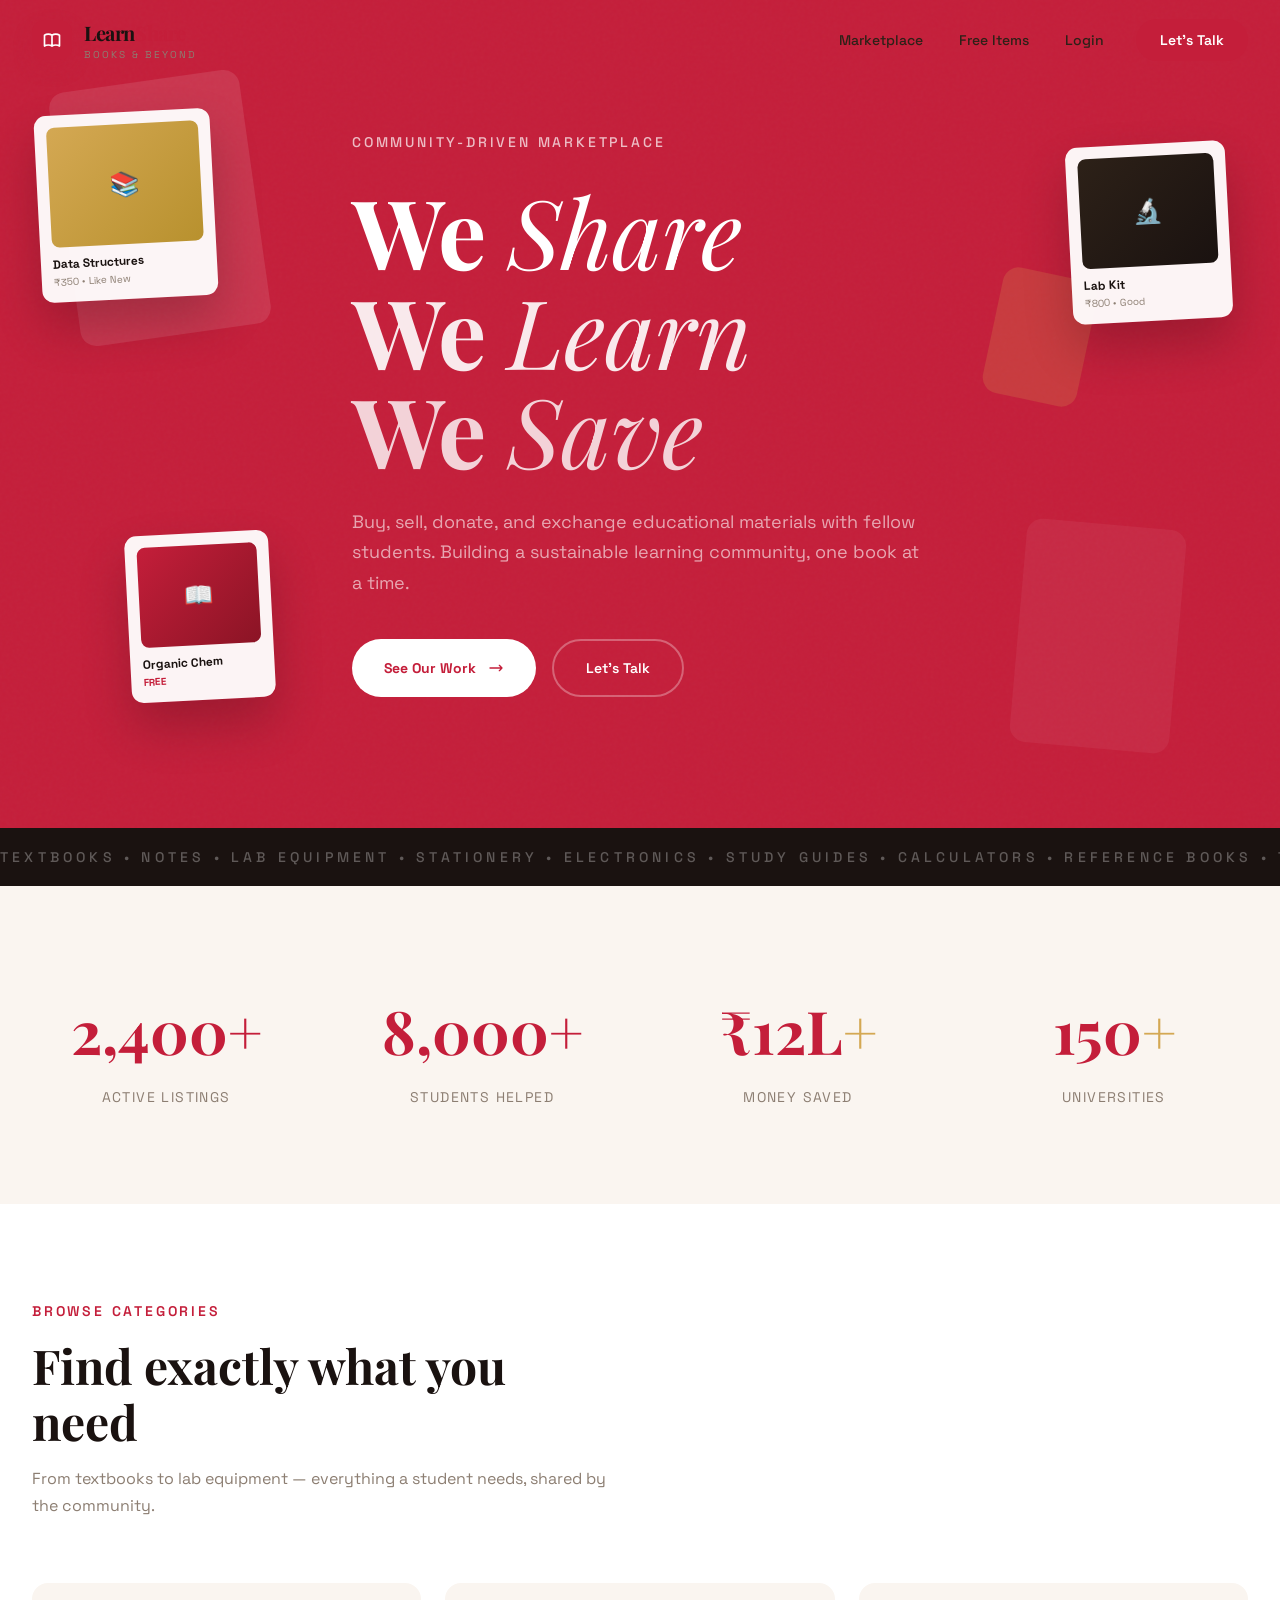
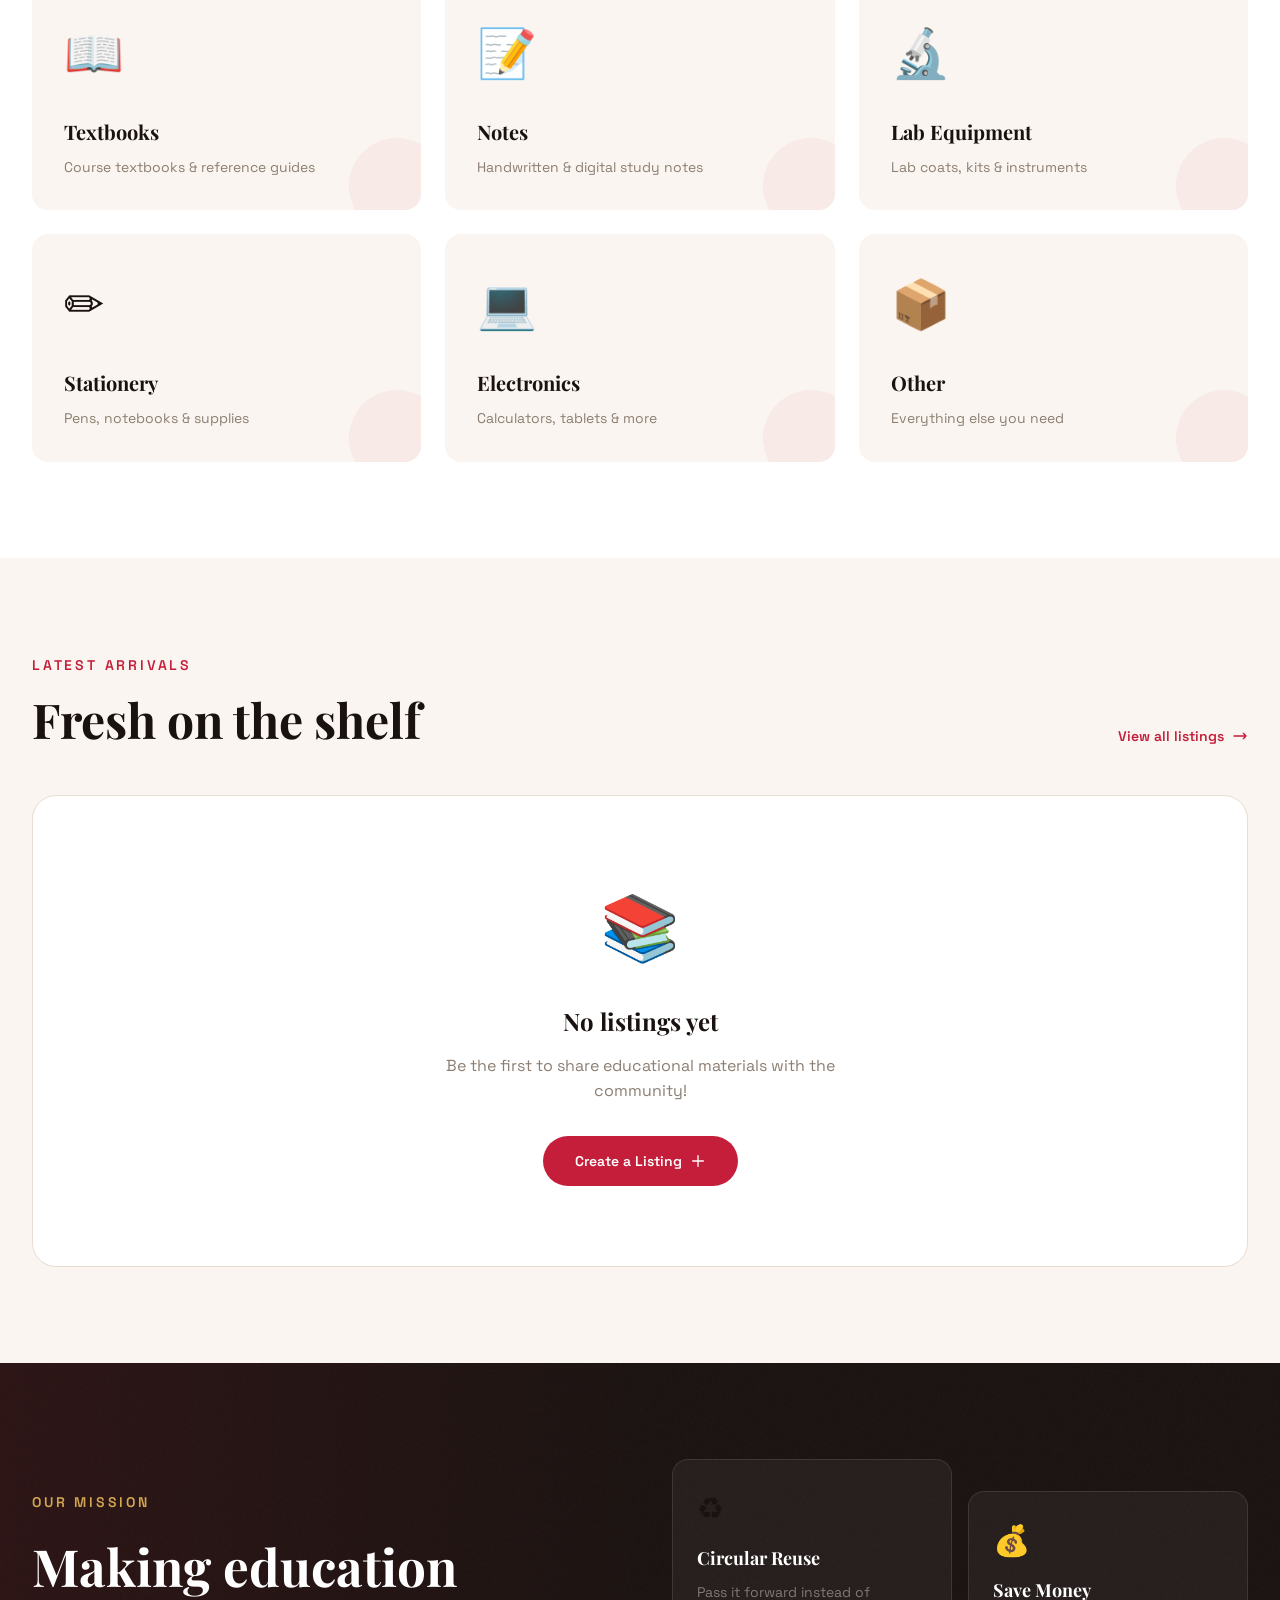
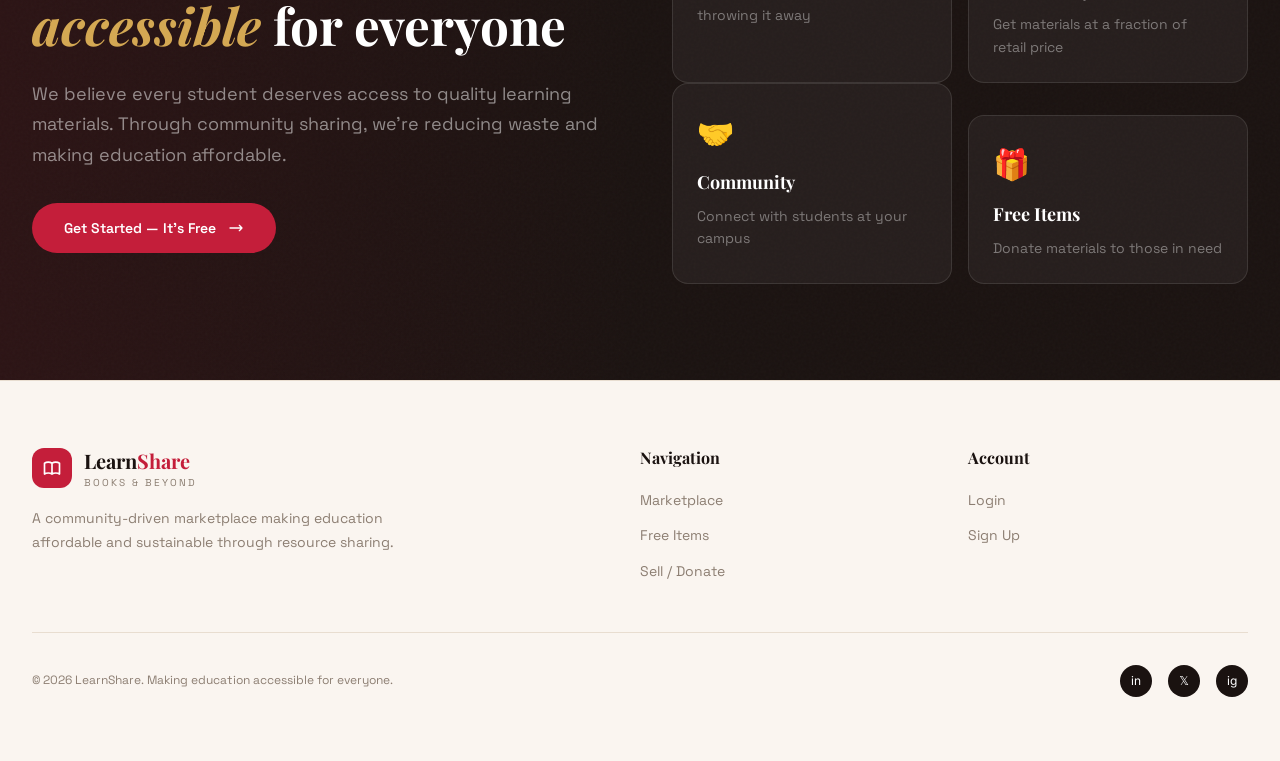
<file: docs/index.html>
<!DOCTYPE html>
<html lang="en">
<head>
  <meta charset="UTF-8">
  <meta name="viewport" content="width=device-width, initial-scale=1.0">
  <title>LearnShare — Student Marketplace for Educational Materials</title>
  <meta name="description" content="Buy, sell, donate, and exchange educational materials. Reduce the cost of education through community-driven resource sharing.">
  <link rel="stylesheet" href="css/style.css">
</head>
<body>
  <nav class="navbar">
    <div class="container">
      <div class="navbar-inner">
        <a href="index.html" class="navbar-logo">
          <div class="logo-icon"><svg width="20" height="20" fill="none" stroke="white" viewBox="0 0 24 24"><path stroke-linecap="round" stroke-linejoin="round" stroke-width="2" d="M12 6.253v13m0-13C10.832 5.477 9.246 5 7.5 5S4.168 5.477 3 6.253v13C4.168 18.477 5.754 18 7.5 18s3.332.477 4.5 1.253m0-13C13.168 5.477 14.754 5 16.5 5c1.747 0 3.332.477 4.5 1.253v13C19.832 18.477 18.247 18 16.5 18c-1.746 0-3.332.477-4.5 1.253"/></svg></div>
          <div><span class="logo-text font-display">Learn<span>Share</span></span><span class="logo-sub font-body">Books &amp; Beyond</span></div>
        </a>
        <div class="nav-links">
          <a href="listings.html" class="nav-link font-body">Marketplace</a>
          <a href="donate.html" class="nav-link font-body">Free Items</a>
          <a href="login.html" class="nav-link font-body">Login</a>
          <a href="register.html" class="nav-cta font-body">Let's Talk</a>
        </div>
        <button class="mobile-toggle" aria-label="Toggle menu"><svg width="24" height="24" fill="none" stroke="currentColor" viewBox="0 0 24 24"><path stroke-linecap="round" stroke-linejoin="round" stroke-width="2" d="M4 6h16M4 12h16M4 18h16"/></svg></button>
      </div>
      <div class="mobile-menu font-body"><a href="listings.html">Marketplace</a><a href="donate.html">Free Items</a><a href="login.html">Login</a><a href="register.html" class="mobile-cta">Sign Up</a></div>
    </div>
  </nav>
  <section class="hero">
    <div class="noise-bg"></div>
    <div class="hero-float hero-float-1"></div><div class="hero-float hero-float-2"></div><div class="hero-float hero-float-3"></div>
    <div class="float-card float-card-1"><div class="float-card-img gold" style="width:100%;height:120px"><span>📚</span></div><p class="float-card-title font-body">Data Structures</p><p class="float-card-price font-body">₹350 • Like New</p></div>
    <div class="float-card float-card-2"><div class="float-card-img crimson" style="width:100%;height:100px"><span>📖</span></div><p class="float-card-title font-body">Organic Chem</p><p class="float-card-price free font-body">FREE</p></div>
    <div class="float-card float-card-3"><div class="float-card-img dark" style="width:100%;height:110px"><span>🔬</span></div><p class="float-card-title font-body">Lab Kit</p><p class="float-card-price font-body">₹800 • Good</p></div>
    <div class="container">
      <div class="hero-content">
        <div class="anim-fadeInUp"><p class="hero-subtitle font-body">Community-Driven Marketplace</p></div>
        <h1 class="hero-title font-display">
          <span class="line1 anim-fadeInUp anim-delay-1">We <em>Share</em></span>
          <span class="line2 anim-fadeInUp anim-delay-2">We <em>Learn</em></span>
          <span class="line3 anim-fadeInUp anim-delay-3">We <em>Save</em></span>
        </h1>
        <p class="hero-desc font-body anim-fadeInUp anim-delay-4">Buy, sell, donate, and exchange educational materials with fellow students. Building a sustainable learning community, one book at a time.</p>
        <div class="hero-actions anim-fadeInUp anim-delay-5">
          <a href="listings.html" class="btn-primary font-body">See Our Work <svg width="16" height="16" fill="none" stroke="currentColor" viewBox="0 0 24 24"><path stroke-linecap="round" stroke-linejoin="round" stroke-width="2" d="M17 8l4 4m0 0l-4 4m4-4H3"/></svg></a>
          <a href="register.html" class="btn-outline font-body">Let's Talk</a>
        </div>
      </div>
    </div>
  </section>
  <div class="marquee-section"><div class="marquee-track"><span class="font-body">TEXTBOOKS • NOTES • LAB EQUIPMENT • STATIONERY • ELECTRONICS • STUDY GUIDES • CALCULATORS • REFERENCE BOOKS • TEXTBOOKS • NOTES • LAB EQUIPMENT • STATIONERY • ELECTRONICS • STUDY GUIDES • CALCULATORS • REFERENCE BOOKS • TEXTBOOKS • NOTES • LAB EQUIPMENT • STATIONERY • </span></div></div>
  <section class="stats-section"><div class="container"><div class="stats-grid">
    <div class="stat-item"><div class="stat-value font-display">2,400+</div><div class="stat-label font-body">Active Listings</div></div>
    <div class="stat-item"><div class="stat-value font-display">8,000+</div><div class="stat-label font-body">Students Helped</div></div>
    <div class="stat-item"><div class="stat-value font-display">₹12L<span class="gold">+</span></div><div class="stat-label font-body">Money Saved</div></div>
    <div class="stat-item"><div class="stat-value font-display">150<span class="gold">+</span></div><div class="stat-label font-body">Universities</div></div>
  </div></div></section>
  <section class="categories-section"><div class="container">
    <div class="section-header"><p class="section-label font-body">Browse Categories</p><h2 class="section-title font-display">Find exactly what you need</h2><p class="section-desc font-body">From textbooks to lab equipment — everything a student needs, shared by the community.</p></div>
    <div class="categories-grid">
      <a href="listings.html" class="category-card"><div class="cat-top"><span class="cat-icon">📖</span><svg class="cat-arrow" fill="none" stroke="currentColor" viewBox="0 0 24 24"><path stroke-linecap="round" stroke-linejoin="round" stroke-width="2" d="M17 8l4 4m0 0l-4 4m4-4H3"/></svg></div><h3 class="cat-name font-display">Textbooks</h3><p class="cat-desc font-body">Course textbooks &amp; reference guides</p><div class="cat-corner"></div></a>
      <a href="listings.html" class="category-card"><div class="cat-top"><span class="cat-icon">📝</span><svg class="cat-arrow" fill="none" stroke="currentColor" viewBox="0 0 24 24"><path stroke-linecap="round" stroke-linejoin="round" stroke-width="2" d="M17 8l4 4m0 0l-4 4m4-4H3"/></svg></div><h3 class="cat-name font-display">Notes</h3><p class="cat-desc font-body">Handwritten &amp; digital study notes</p><div class="cat-corner"></div></a>
      <a href="listings.html" class="category-card"><div class="cat-top"><span class="cat-icon">🔬</span><svg class="cat-arrow" fill="none" stroke="currentColor" viewBox="0 0 24 24"><path stroke-linecap="round" stroke-linejoin="round" stroke-width="2" d="M17 8l4 4m0 0l-4 4m4-4H3"/></svg></div><h3 class="cat-name font-display">Lab Equipment</h3><p class="cat-desc font-body">Lab coats, kits &amp; instruments</p><div class="cat-corner"></div></a>
      <a href="listings.html" class="category-card"><div class="cat-top"><span class="cat-icon">✏️</span><svg class="cat-arrow" fill="none" stroke="currentColor" viewBox="0 0 24 24"><path stroke-linecap="round" stroke-linejoin="round" stroke-width="2" d="M17 8l4 4m0 0l-4 4m4-4H3"/></svg></div><h3 class="cat-name font-display">Stationery</h3><p class="cat-desc font-body">Pens, notebooks &amp; supplies</p><div class="cat-corner"></div></a>
      <a href="listings.html" class="category-card"><div class="cat-top"><span class="cat-icon">💻</span><svg class="cat-arrow" fill="none" stroke="currentColor" viewBox="0 0 24 24"><path stroke-linecap="round" stroke-linejoin="round" stroke-width="2" d="M17 8l4 4m0 0l-4 4m4-4H3"/></svg></div><h3 class="cat-name font-display">Electronics</h3><p class="cat-desc font-body">Calculators, tablets &amp; more</p><div class="cat-corner"></div></a>
      <a href="listings.html" class="category-card"><div class="cat-top"><span class="cat-icon">📦</span><svg class="cat-arrow" fill="none" stroke="currentColor" viewBox="0 0 24 24"><path stroke-linecap="round" stroke-linejoin="round" stroke-width="2" d="M17 8l4 4m0 0l-4 4m4-4H3"/></svg></div><h3 class="cat-name font-display">Other</h3><p class="cat-desc font-body">Everything else you need</p><div class="cat-corner"></div></a>
    </div>
  </div></section>
  <section class="trending-section"><div class="container">
    <div class="trending-header"><div><p class="section-label font-body">Latest Arrivals</p><h2 class="section-title font-display">Fresh on the shelf</h2></div><a href="listings.html" class="trending-link hidden-mobile font-body">View all listings <svg width="16" height="16" fill="none" stroke="currentColor" viewBox="0 0 24 24"><path stroke-linecap="round" stroke-linejoin="round" stroke-width="2" d="M17 8l4 4m0 0l-4 4m4-4H3"/></svg></a></div>
    <div class="empty-state"><div class="emoji">📚</div><h3 class="font-display">No listings yet</h3><p class="font-body">Be the first to share educational materials with the community!</p><a href="register.html" class="btn-crimson font-body">Create a Listing <svg width="16" height="16" fill="none" stroke="currentColor" viewBox="0 0 24 24"><path stroke-linecap="round" stroke-linejoin="round" stroke-width="2" d="M12 4v16m8-8H4"/></svg></a></div>
  </div></section>
  <section class="mission-section"><div class="noise-bg"></div><div class="gradient-overlay"></div><div class="container"><div class="mission-grid">
    <div><p class="mission-label font-body">Our Mission</p><h2 class="mission-title font-display">Making education <em>accessible</em> for everyone</h2><p class="mission-desc font-body">We believe every student deserves access to quality learning materials. Through community sharing, we're reducing waste and making education affordable.</p><a href="register.html" class="btn-crimson font-body" style="display:inline-flex;align-items:center;gap:.75rem">Get Started — It's Free <svg width="16" height="16" fill="none" stroke="currentColor" viewBox="0 0 24 24"><path stroke-linecap="round" stroke-linejoin="round" stroke-width="2" d="M17 8l4 4m0 0l-4 4m4-4H3"/></svg></a></div>
    <div class="mission-cards"><div class="mission-card"><div class="emoji">♻️</div><h4 class="font-display">Circular Reuse</h4><p class="font-body">Pass it forward instead of throwing it away</p></div><div class="mission-card"><div class="emoji">💰</div><h4 class="font-display">Save Money</h4><p class="font-body">Get materials at a fraction of retail price</p></div><div class="mission-card"><div class="emoji">🤝</div><h4 class="font-display">Community</h4><p class="font-body">Connect with students at your campus</p></div><div class="mission-card"><div class="emoji">🎁</div><h4 class="font-display">Free Items</h4><p class="font-body">Donate materials to those in need</p></div></div>
  </div></div></section>
  <footer class="footer"><div class="container"><div class="footer-inner">
    <div class="footer-grid">
      <div class="footer-brand"><div style="display:flex;align-items:center;gap:.75rem;margin-bottom:1rem"><div class="logo-icon" style="width:40px;height:40px;border-radius:12px;background:var(--crimson);display:flex;align-items:center;justify-content:center"><svg width="20" height="20" fill="none" stroke="white" viewBox="0 0 24 24"><path stroke-linecap="round" stroke-linejoin="round" stroke-width="2" d="M12 6.253v13m0-13C10.832 5.477 9.246 5 7.5 5S4.168 5.477 3 6.253v13C4.168 18.477 5.754 18 7.5 18s3.332.477 4.5 1.253m0-13C13.168 5.477 14.754 5 16.5 5c1.747 0 3.332.477 4.5 1.253v13C19.832 18.477 18.247 18 16.5 18c-1.746 0-3.332.477-4.5 1.253"/></svg></div><div><span class="logo-text font-display" style="font-size:1.25rem;font-weight:700;color:var(--charcoal)">Learn<span style="color:var(--crimson)">Share</span></span><span class="logo-sub font-body" style="display:block;font-size:10px;color:var(--warm-gray);letter-spacing:.2em;text-transform:uppercase;margin-top:-2px">Books &amp; Beyond</span></div></div><p class="font-body">A community-driven marketplace making education affordable and sustainable through resource sharing.</p></div>
      <div class="footer-col"><h4 class="font-display">Navigation</h4><ul><li><a href="listings.html" class="font-body">Marketplace</a></li><li><a href="donate.html" class="font-body">Free Items</a></li><li><a href="register.html" class="font-body">Sell / Donate</a></li></ul></div>
      <div class="footer-col"><h4 class="font-display">Account</h4><ul><li><a href="login.html" class="font-body">Login</a></li><li><a href="register.html" class="font-body">Sign Up</a></li></ul></div>
    </div>
    <div class="footer-bottom"><p class="font-body">© 2026 LearnShare. Making education accessible for everyone.</p><div class="footer-socials"><span class="footer-social">in</span><span class="footer-social">𝕏</span><span class="footer-social">ig</span></div></div>
  </div></div></footer>
  <script src="js/app.js"></script>
</body>
</html>
</file>
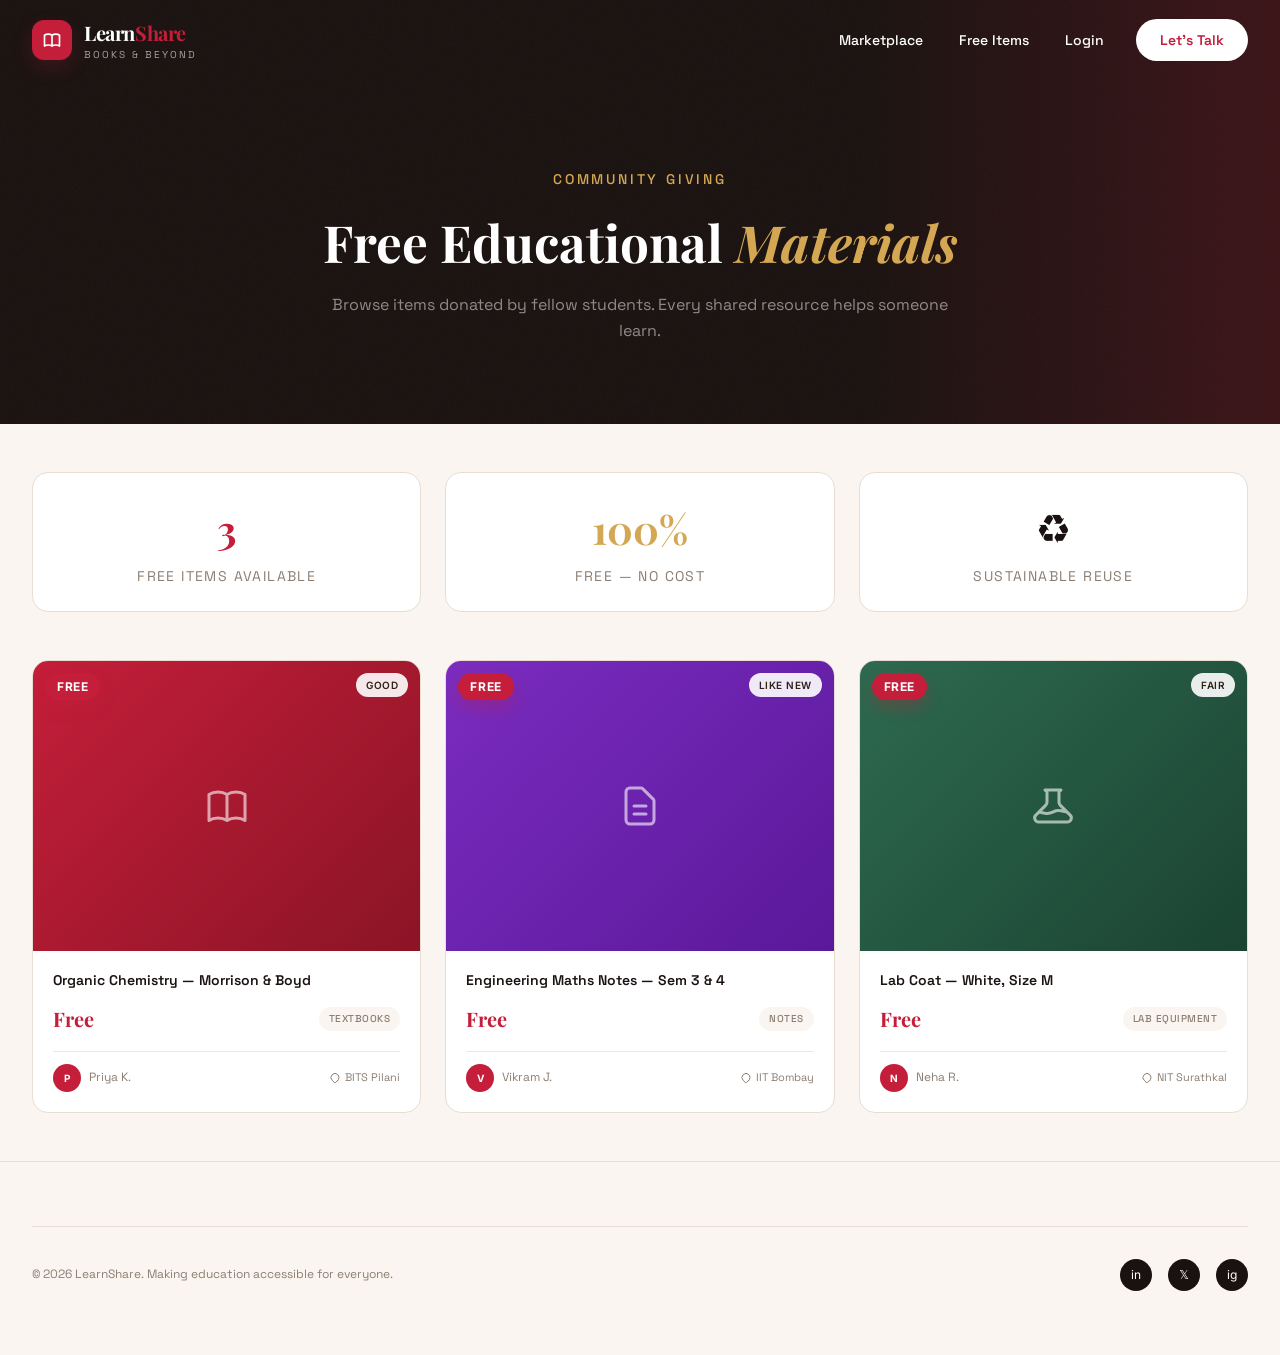
<file: docs/donate.html>
<!DOCTYPE html><html lang="en"><head><meta charset="UTF-8"><meta name="viewport" content="width=device-width, initial-scale=1.0"><title>Free Educational Materials — LearnShare</title><link rel="stylesheet" href="css/style.css"></head><body>
<nav class="navbar navbar-light-text scrolled"><div class="container"><div class="navbar-inner"><a href="index.html" class="navbar-logo"><div class="logo-icon"><svg width="20" height="20" fill="none" stroke="white" viewBox="0 0 24 24"><path stroke-linecap="round" stroke-linejoin="round" stroke-width="2" d="M12 6.253v13m0-13C10.832 5.477 9.246 5 7.5 5S4.168 5.477 3 6.253v13C4.168 18.477 5.754 18 7.5 18s3.332.477 4.5 1.253m0-13C13.168 5.477 14.754 5 16.5 5c1.747 0 3.332.477 4.5 1.253v13C19.832 18.477 18.247 18 16.5 18c-1.746 0-3.332.477-4.5 1.253"/></svg></div><div><span class="logo-text font-display">Learn<span>Share</span></span><span class="logo-sub font-body">Books &amp; Beyond</span></div></a><div class="nav-links"><a href="listings.html" class="nav-link font-body">Marketplace</a><a href="donate.html" class="nav-link font-body">Free Items</a><a href="login.html" class="nav-link font-body">Login</a><a href="register.html" class="nav-cta font-body">Let's Talk</a></div><button class="mobile-toggle" aria-label="Toggle menu"><svg width="24" height="24" fill="none" stroke="currentColor" viewBox="0 0 24 24"><path stroke-linecap="round" stroke-linejoin="round" stroke-width="2" d="M4 6h16M4 12h16M4 18h16"/></svg></button></div><div class="mobile-menu font-body"><a href="listings.html">Marketplace</a><a href="donate.html">Free Items</a><a href="login.html">Login</a><a href="register.html" class="mobile-cta">Sign Up</a></div></div></nav>
<div class="page-header dark tall pt-nav"><div class="noise-bg"></div><div class="gradient-accent"></div><div class="container"><p class="page-header-label font-body">Community Giving</p><h1 class="font-display">Free Educational <em>Materials</em></h1><p class="font-body" style="max-width:40rem;margin:.5rem auto 0">Browse items donated by fellow students. Every shared resource helps someone learn.</p></div></div>
<div style="padding:3rem 0"><div class="container">
<div class="donate-stats"><div class="donate-stat"><div class="val crimson font-display">3</div><div class="lbl font-body">Free Items Available</div></div><div class="donate-stat"><div class="val gold font-display">100%</div><div class="lbl font-body">Free — No Cost</div></div><div class="donate-stat"><div class="val" style="font-size:2.5rem">♻️</div><div class="lbl font-body">Sustainable Reuse</div></div></div>
<div class="listings-grid three-col">
<a class="listing-card" href="#"><div class="listing-card-img"><div class="listing-card-badges"><span class="badge badge-free">Free</span></div><div class="placeholder-icon" style="background:linear-gradient(135deg,var(--crimson),var(--crimson-dark))"><svg width="48" height="48" fill="none" stroke="rgba(255,255,255,.6)" viewBox="0 0 24 24"><path stroke-linecap="round" stroke-linejoin="round" stroke-width="1.5" d="M12 6.253v13m0-13C10.832 5.477 9.246 5 7.5 5S4.168 5.477 3 6.253v13C4.168 18.477 5.754 18 7.5 18s3.332.477 4.5 1.253m0-13C13.168 5.477 14.754 5 16.5 5c1.747 0 3.332.477 4.5 1.253v13C19.832 18.477 18.247 18 16.5 18c-1.746 0-3.332.477-4.5 1.253"/></svg></div><span class="badge-condition">Good</span><div class="overlay"></div></div><div class="listing-card-body"><h3 class="listing-card-title font-body">Organic Chemistry — Morrison &amp; Boyd</h3><div class="listing-card-meta"><span class="listing-card-price free font-display">Free</span><span class="listing-card-cat font-body">Textbooks</span></div><div class="listing-card-footer"><div class="listing-card-seller"><div class="seller-avatar">P</div><span class="seller-name font-body">Priya K.</span></div><span class="listing-card-location font-body"><svg viewBox="0 0 24 24" fill="none" stroke="currentColor" width="12" height="12"><path stroke-linecap="round" stroke-linejoin="round" stroke-width="2" d="M17.657 16.657L13.414 20.9a2 2 0 01-2.827 0l-4.244-4.243a8 8 0 1111.314 0z"/></svg>BITS Pilani</span></div></div></a>
<a class="listing-card" href="#"><div class="listing-card-img"><div class="listing-card-badges"><span class="badge badge-free">Free</span></div><div class="placeholder-icon" style="background:linear-gradient(135deg,#7b2cbf,#5a189a)"><svg width="48" height="48" fill="none" stroke="rgba(255,255,255,.6)" viewBox="0 0 24 24"><path stroke-linecap="round" stroke-linejoin="round" stroke-width="1.5" d="M9 12h6m-6 4h6m2 5H7a2 2 0 01-2-2V5a2 2 0 012-2h5.586a1 1 0 01.707.293l5.414 5.414a1 1 0 01.293.707V19a2 2 0 01-2 2z"/></svg></div><span class="badge-condition">Like New</span><div class="overlay"></div></div><div class="listing-card-body"><h3 class="listing-card-title font-body">Engineering Maths Notes — Sem 3 &amp; 4</h3><div class="listing-card-meta"><span class="listing-card-price free font-display">Free</span><span class="listing-card-cat font-body">Notes</span></div><div class="listing-card-footer"><div class="listing-card-seller"><div class="seller-avatar">V</div><span class="seller-name font-body">Vikram J.</span></div><span class="listing-card-location font-body"><svg viewBox="0 0 24 24" fill="none" stroke="currentColor" width="12" height="12"><path stroke-linecap="round" stroke-linejoin="round" stroke-width="2" d="M17.657 16.657L13.414 20.9a2 2 0 01-2.827 0l-4.244-4.243a8 8 0 1111.314 0z"/></svg>IIT Bombay</span></div></div></a>
<a class="listing-card" href="#"><div class="listing-card-img"><div class="listing-card-badges"><span class="badge badge-free">Free</span></div><div class="placeholder-icon" style="background:linear-gradient(135deg,#2d6a4f,#1b4332)"><svg width="48" height="48" fill="none" stroke="rgba(255,255,255,.6)" viewBox="0 0 24 24"><path stroke-linecap="round" stroke-linejoin="round" stroke-width="1.5" d="M19.428 15.428a2 2 0 00-1.022-.547l-2.387-.477a6 6 0 00-3.86.517l-.318.158a6 6 0 01-3.86.517L6.05 15.21a2 2 0 00-1.806.547M8 4h8l-1 1v5.172a2 2 0 00.586 1.414l5 5c1.26 1.26.367 3.414-1.415 3.414H4.828c-1.782 0-2.674-2.154-1.414-3.414l5-5A2 2 0 009 10.172V5L8 4z"/></svg></div><span class="badge-condition">Fair</span><div class="overlay"></div></div><div class="listing-card-body"><h3 class="listing-card-title font-body">Lab Coat — White, Size M</h3><div class="listing-card-meta"><span class="listing-card-price free font-display">Free</span><span class="listing-card-cat font-body">Lab Equipment</span></div><div class="listing-card-footer"><div class="listing-card-seller"><div class="seller-avatar">N</div><span class="seller-name font-body">Neha R.</span></div><span class="listing-card-location font-body"><svg viewBox="0 0 24 24" fill="none" stroke="currentColor" width="12" height="12"><path stroke-linecap="round" stroke-linejoin="round" stroke-width="2" d="M17.657 16.657L13.414 20.9a2 2 0 01-2.827 0l-4.244-4.243a8 8 0 1111.314 0z"/></svg>NIT Surathkal</span></div></div></a>
</div></div></div>
<footer class="footer"><div class="container"><div class="footer-inner"><div class="footer-bottom"><p class="font-body">© 2026 LearnShare. Making education accessible for everyone.</p><div class="footer-socials"><span class="footer-social">in</span><span class="footer-social">𝕏</span><span class="footer-social">ig</span></div></div></div></div></footer>
<script src="js/app.js"></script></body></html>
</file>
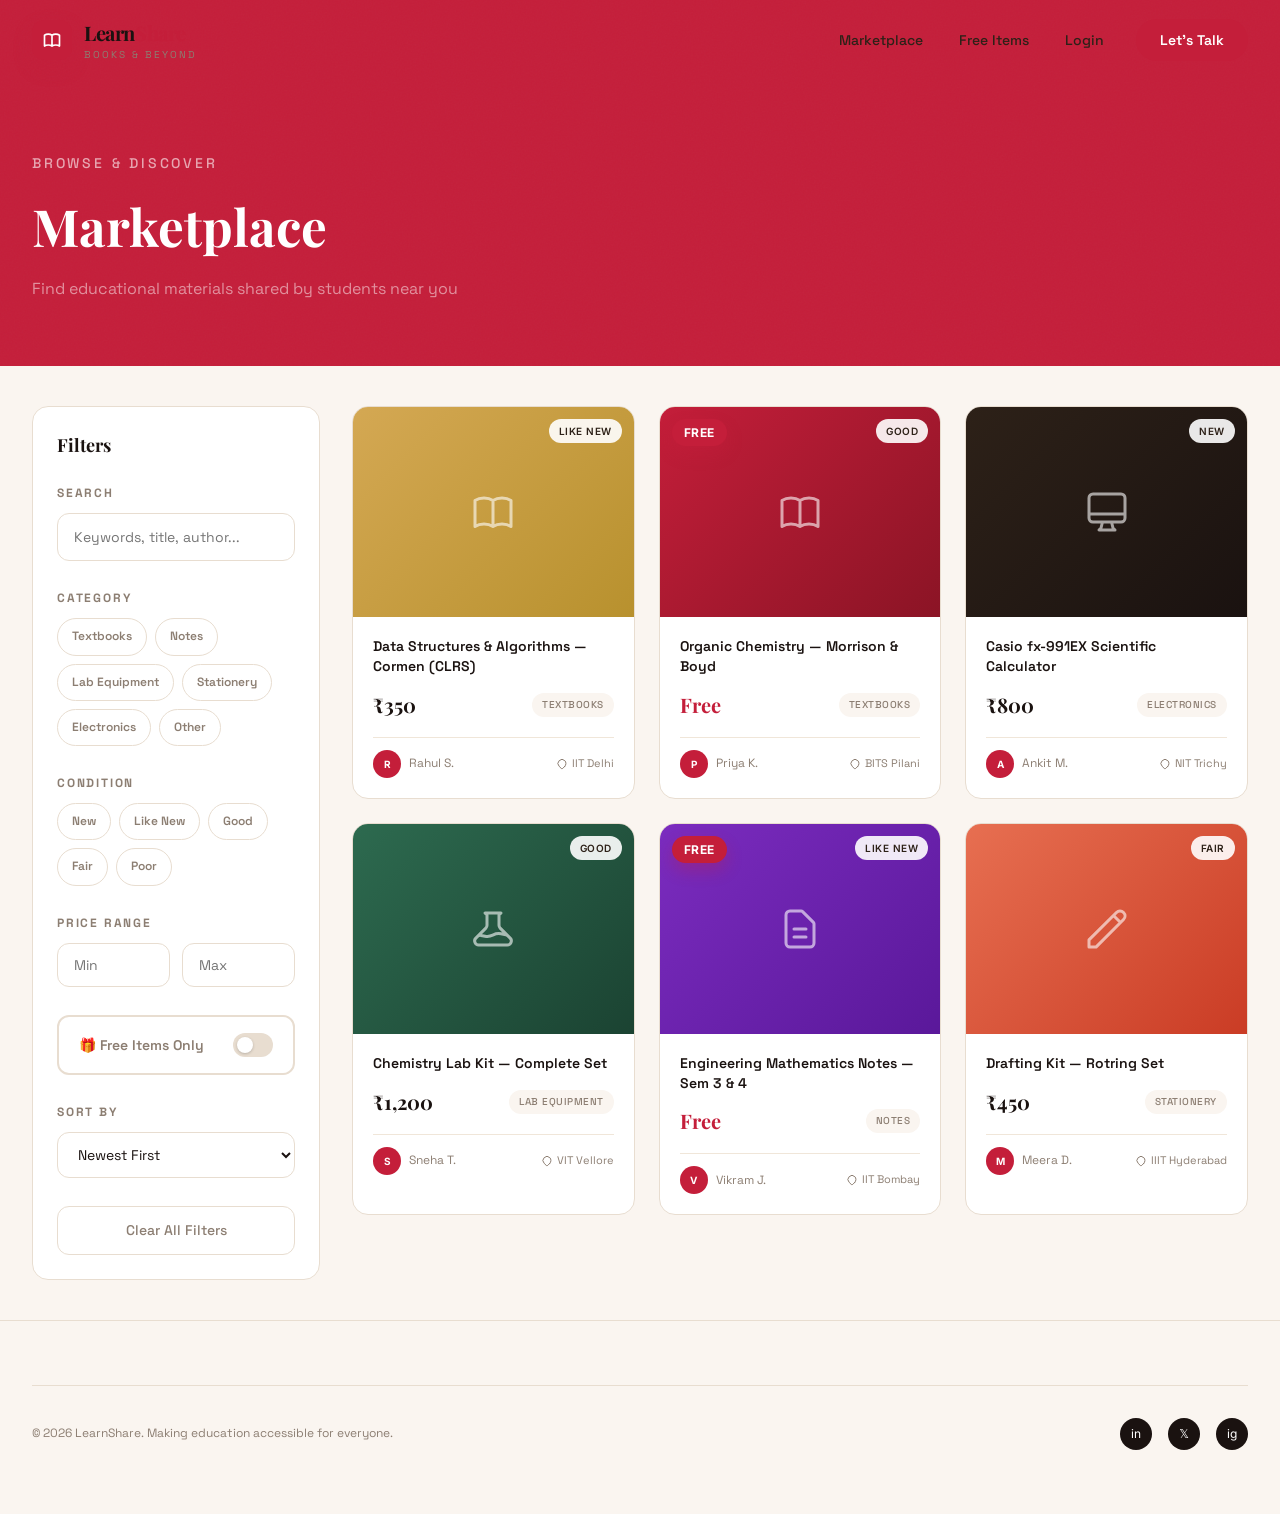
<file: docs/listings.html>
<!DOCTYPE html><html lang="en"><head><meta charset="UTF-8"><meta name="viewport" content="width=device-width, initial-scale=1.0"><title>Marketplace — LearnShare</title><link rel="stylesheet" href="css/style.css"></head><body>
<nav class="navbar scrolled"><div class="container"><div class="navbar-inner"><a href="index.html" class="navbar-logo"><div class="logo-icon"><svg width="20" height="20" fill="none" stroke="white" viewBox="0 0 24 24"><path stroke-linecap="round" stroke-linejoin="round" stroke-width="2" d="M12 6.253v13m0-13C10.832 5.477 9.246 5 7.5 5S4.168 5.477 3 6.253v13C4.168 18.477 5.754 18 7.5 18s3.332.477 4.5 1.253m0-13C13.168 5.477 14.754 5 16.5 5c1.747 0 3.332.477 4.5 1.253v13C19.832 18.477 18.247 18 16.5 18c-1.746 0-3.332.477-4.5 1.253"/></svg></div><div><span class="logo-text font-display">Learn<span>Share</span></span><span class="logo-sub font-body">Books &amp; Beyond</span></div></a><div class="nav-links"><a href="listings.html" class="nav-link font-body">Marketplace</a><a href="donate.html" class="nav-link font-body">Free Items</a><a href="login.html" class="nav-link font-body">Login</a><a href="register.html" class="nav-cta font-body">Let's Talk</a></div><button class="mobile-toggle" aria-label="Toggle menu"><svg width="24" height="24" fill="none" stroke="currentColor" viewBox="0 0 24 24"><path stroke-linecap="round" stroke-linejoin="round" stroke-width="2" d="M4 6h16M4 12h16M4 18h16"/></svg></button></div><div class="mobile-menu font-body"><a href="listings.html">Marketplace</a><a href="donate.html">Free Items</a><a href="login.html">Login</a><a href="register.html" class="mobile-cta">Sign Up</a></div></div></nav>
<div class="page-header crimson pt-nav"><div class="noise-bg"></div><div class="container"><p class="page-header-label font-body">Browse &amp; Discover</p><h1 class="font-display">Marketplace</h1><p class="font-body">Find educational materials shared by students near you</p></div></div>
<div class="marketplace-body"><div class="container"><div class="marketplace-layout">
<div class="filter-sidebar"><div class="filter-panel"><h3 class="font-display">Filters</h3>
<div class="filter-group"><label class="filter-label font-body">Search</label><input type="text" class="filter-input font-body" placeholder="Keywords, title, author..."></div>
<div class="filter-group"><label class="filter-label font-body">Category</label><div class="filter-tags"><button class="filter-tag font-body">Textbooks</button><button class="filter-tag font-body">Notes</button><button class="filter-tag font-body">Lab Equipment</button><button class="filter-tag font-body">Stationery</button><button class="filter-tag font-body">Electronics</button><button class="filter-tag font-body">Other</button></div></div>
<div class="filter-group"><label class="filter-label font-body">Condition</label><div class="filter-tags"><button class="filter-tag font-body">New</button><button class="filter-tag font-body">Like New</button><button class="filter-tag font-body">Good</button><button class="filter-tag font-body">Fair</button><button class="filter-tag font-body">Poor</button></div></div>
<div class="filter-group"><label class="filter-label font-body">Price Range</label><div class="filter-price-row"><input type="number" class="filter-input font-body" placeholder="Min"><input type="number" class="filter-input font-body" placeholder="Max"></div></div>
<div class="filter-group"><button class="filter-toggle font-body"><span class="toggle-label">🎁 Free Items Only</span><div class="toggle-switch"></div></button></div>
<div class="filter-group"><label class="filter-label font-body">Sort By</label><select class="filter-select font-body"><option>Newest First</option><option>Price: Low to High</option><option>Price: High to Low</option></select></div>
<button class="filter-clear font-body">Clear All Filters</button></div></div>
<div class="marketplace-main"><div class="listings-grid three-col">
<a class="listing-card" href="#"><div class="listing-card-img"><div class="placeholder-icon" style="background:linear-gradient(135deg,var(--gold),#b8912e)"><svg width="48" height="48" fill="none" stroke="rgba(255,255,255,.6)" viewBox="0 0 24 24"><path stroke-linecap="round" stroke-linejoin="round" stroke-width="1.5" d="M12 6.253v13m0-13C10.832 5.477 9.246 5 7.5 5S4.168 5.477 3 6.253v13C4.168 18.477 5.754 18 7.5 18s3.332.477 4.5 1.253m0-13C13.168 5.477 14.754 5 16.5 5c1.747 0 3.332.477 4.5 1.253v13C19.832 18.477 18.247 18 16.5 18c-1.746 0-3.332.477-4.5 1.253"/></svg></div><span class="badge-condition">Like New</span><div class="overlay"></div></div><div class="listing-card-body"><h3 class="listing-card-title font-body">Data Structures &amp; Algorithms — Cormen (CLRS)</h3><div class="listing-card-meta"><span class="listing-card-price font-display">₹350</span><span class="listing-card-cat font-body">Textbooks</span></div><div class="listing-card-footer"><div class="listing-card-seller"><div class="seller-avatar">R</div><span class="seller-name font-body">Rahul S.</span></div><span class="listing-card-location font-body"><svg viewBox="0 0 24 24" fill="none" stroke="currentColor" width="12" height="12"><path stroke-linecap="round" stroke-linejoin="round" stroke-width="2" d="M17.657 16.657L13.414 20.9a2 2 0 01-2.827 0l-4.244-4.243a8 8 0 1111.314 0z"/></svg>IIT Delhi</span></div></div></a>
<a class="listing-card" href="#"><div class="listing-card-img"><div class="listing-card-badges"><span class="badge badge-free">Free</span></div><div class="placeholder-icon" style="background:linear-gradient(135deg,var(--crimson),var(--crimson-dark))"><svg width="48" height="48" fill="none" stroke="rgba(255,255,255,.6)" viewBox="0 0 24 24"><path stroke-linecap="round" stroke-linejoin="round" stroke-width="1.5" d="M12 6.253v13m0-13C10.832 5.477 9.246 5 7.5 5S4.168 5.477 3 6.253v13C4.168 18.477 5.754 18 7.5 18s3.332.477 4.5 1.253m0-13C13.168 5.477 14.754 5 16.5 5c1.747 0 3.332.477 4.5 1.253v13C19.832 18.477 18.247 18 16.5 18c-1.746 0-3.332.477-4.5 1.253"/></svg></div><span class="badge-condition">Good</span><div class="overlay"></div></div><div class="listing-card-body"><h3 class="listing-card-title font-body">Organic Chemistry — Morrison &amp; Boyd</h3><div class="listing-card-meta"><span class="listing-card-price free font-display">Free</span><span class="listing-card-cat font-body">Textbooks</span></div><div class="listing-card-footer"><div class="listing-card-seller"><div class="seller-avatar">P</div><span class="seller-name font-body">Priya K.</span></div><span class="listing-card-location font-body"><svg viewBox="0 0 24 24" fill="none" stroke="currentColor" width="12" height="12"><path stroke-linecap="round" stroke-linejoin="round" stroke-width="2" d="M17.657 16.657L13.414 20.9a2 2 0 01-2.827 0l-4.244-4.243a8 8 0 1111.314 0z"/></svg>BITS Pilani</span></div></div></a>
<a class="listing-card" href="#"><div class="listing-card-img"><div class="placeholder-icon" style="background:linear-gradient(135deg,var(--espresso),var(--charcoal))"><svg width="48" height="48" fill="none" stroke="rgba(255,255,255,.6)" viewBox="0 0 24 24"><path stroke-linecap="round" stroke-linejoin="round" stroke-width="1.5" d="M9.75 17L9 20l-1 1h8l-1-1-.75-3M3 13h18M5 17h14a2 2 0 002-2V5a2 2 0 00-2-2H5a2 2 0 00-2 2v10a2 2 0 002 2z"/></svg></div><span class="badge-condition">New</span><div class="overlay"></div></div><div class="listing-card-body"><h3 class="listing-card-title font-body">Casio fx-991EX Scientific Calculator</h3><div class="listing-card-meta"><span class="listing-card-price font-display">₹800</span><span class="listing-card-cat font-body">Electronics</span></div><div class="listing-card-footer"><div class="listing-card-seller"><div class="seller-avatar">A</div><span class="seller-name font-body">Ankit M.</span></div><span class="listing-card-location font-body"><svg viewBox="0 0 24 24" fill="none" stroke="currentColor" width="12" height="12"><path stroke-linecap="round" stroke-linejoin="round" stroke-width="2" d="M17.657 16.657L13.414 20.9a2 2 0 01-2.827 0l-4.244-4.243a8 8 0 1111.314 0z"/></svg>NIT Trichy</span></div></div></a>
<a class="listing-card" href="#"><div class="listing-card-img"><div class="placeholder-icon" style="background:linear-gradient(135deg,#2d6a4f,#1b4332)"><svg width="48" height="48" fill="none" stroke="rgba(255,255,255,.6)" viewBox="0 0 24 24"><path stroke-linecap="round" stroke-linejoin="round" stroke-width="1.5" d="M19.428 15.428a2 2 0 00-1.022-.547l-2.387-.477a6 6 0 00-3.86.517l-.318.158a6 6 0 01-3.86.517L6.05 15.21a2 2 0 00-1.806.547M8 4h8l-1 1v5.172a2 2 0 00.586 1.414l5 5c1.26 1.26.367 3.414-1.415 3.414H4.828c-1.782 0-2.674-2.154-1.414-3.414l5-5A2 2 0 009 10.172V5L8 4z"/></svg></div><span class="badge-condition">Good</span><div class="overlay"></div></div><div class="listing-card-body"><h3 class="listing-card-title font-body">Chemistry Lab Kit — Complete Set</h3><div class="listing-card-meta"><span class="listing-card-price font-display">₹1,200</span><span class="listing-card-cat font-body">Lab Equipment</span></div><div class="listing-card-footer"><div class="listing-card-seller"><div class="seller-avatar">S</div><span class="seller-name font-body">Sneha T.</span></div><span class="listing-card-location font-body"><svg viewBox="0 0 24 24" fill="none" stroke="currentColor" width="12" height="12"><path stroke-linecap="round" stroke-linejoin="round" stroke-width="2" d="M17.657 16.657L13.414 20.9a2 2 0 01-2.827 0l-4.244-4.243a8 8 0 1111.314 0z"/></svg>VIT Vellore</span></div></div></a>
<a class="listing-card" href="#"><div class="listing-card-img"><div class="listing-card-badges"><span class="badge badge-free">Free</span></div><div class="placeholder-icon" style="background:linear-gradient(135deg,#7b2cbf,#5a189a)"><svg width="48" height="48" fill="none" stroke="rgba(255,255,255,.6)" viewBox="0 0 24 24"><path stroke-linecap="round" stroke-linejoin="round" stroke-width="1.5" d="M9 12h6m-6 4h6m2 5H7a2 2 0 01-2-2V5a2 2 0 012-2h5.586a1 1 0 01.707.293l5.414 5.414a1 1 0 01.293.707V19a2 2 0 01-2 2z"/></svg></div><span class="badge-condition">Like New</span><div class="overlay"></div></div><div class="listing-card-body"><h3 class="listing-card-title font-body">Engineering Mathematics Notes — Sem 3 &amp; 4</h3><div class="listing-card-meta"><span class="listing-card-price free font-display">Free</span><span class="listing-card-cat font-body">Notes</span></div><div class="listing-card-footer"><div class="listing-card-seller"><div class="seller-avatar">V</div><span class="seller-name font-body">Vikram J.</span></div><span class="listing-card-location font-body"><svg viewBox="0 0 24 24" fill="none" stroke="currentColor" width="12" height="12"><path stroke-linecap="round" stroke-linejoin="round" stroke-width="2" d="M17.657 16.657L13.414 20.9a2 2 0 01-2.827 0l-4.244-4.243a8 8 0 1111.314 0z"/></svg>IIT Bombay</span></div></div></a>
<a class="listing-card" href="#"><div class="listing-card-img"><div class="placeholder-icon" style="background:linear-gradient(135deg,#e76f51,#ca3c25)"><svg width="48" height="48" fill="none" stroke="rgba(255,255,255,.6)" viewBox="0 0 24 24"><path stroke-linecap="round" stroke-linejoin="round" stroke-width="1.5" d="M15.232 5.232l3.536 3.536m-2.036-5.036a2.5 2.5 0 113.536 3.536L6.5 21.036H3v-3.572L16.732 3.732z"/></svg></div><span class="badge-condition">Fair</span><div class="overlay"></div></div><div class="listing-card-body"><h3 class="listing-card-title font-body">Drafting Kit — Rotring Set</h3><div class="listing-card-meta"><span class="listing-card-price font-display">₹450</span><span class="listing-card-cat font-body">Stationery</span></div><div class="listing-card-footer"><div class="listing-card-seller"><div class="seller-avatar">M</div><span class="seller-name font-body">Meera D.</span></div><span class="listing-card-location font-body"><svg viewBox="0 0 24 24" fill="none" stroke="currentColor" width="12" height="12"><path stroke-linecap="round" stroke-linejoin="round" stroke-width="2" d="M17.657 16.657L13.414 20.9a2 2 0 01-2.827 0l-4.244-4.243a8 8 0 1111.314 0z"/></svg>IIIT Hyderabad</span></div></div></a>
</div></div></div></div></div>
<footer class="footer"><div class="container"><div class="footer-inner"><div class="footer-bottom"><p class="font-body">© 2026 LearnShare. Making education accessible for everyone.</p><div class="footer-socials"><span class="footer-social">in</span><span class="footer-social">𝕏</span><span class="footer-social">ig</span></div></div></div></div></footer>
<script src="js/app.js"></script></body></html>
</file>
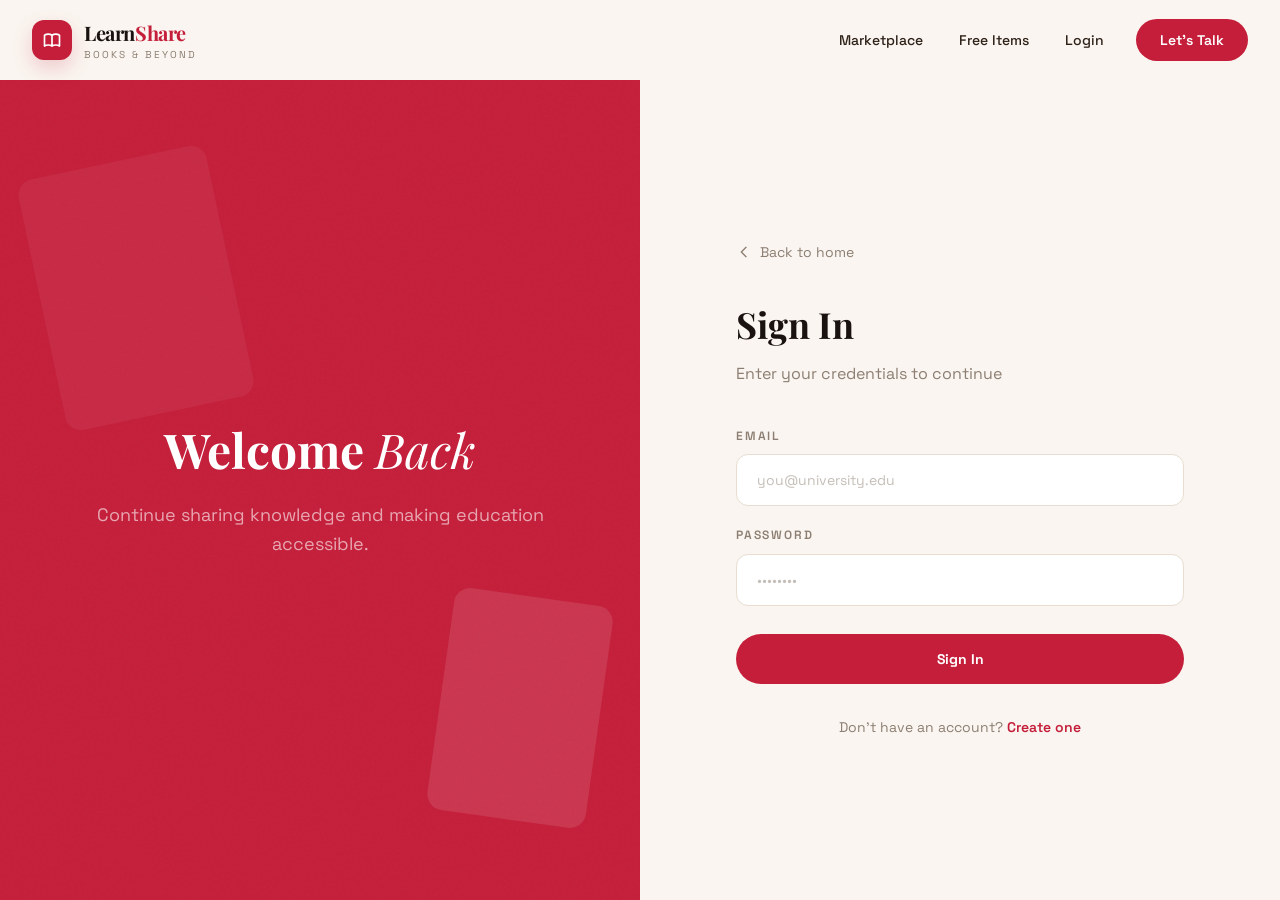
<file: docs/login.html>
<!DOCTYPE html><html lang="en"><head><meta charset="UTF-8"><meta name="viewport" content="width=device-width, initial-scale=1.0"><title>Sign In — LearnShare</title><link rel="stylesheet" href="css/style.css"></head><body>
<nav class="navbar scrolled"><div class="container"><div class="navbar-inner"><a href="index.html" class="navbar-logo"><div class="logo-icon"><svg width="20" height="20" fill="none" stroke="white" viewBox="0 0 24 24"><path stroke-linecap="round" stroke-linejoin="round" stroke-width="2" d="M12 6.253v13m0-13C10.832 5.477 9.246 5 7.5 5S4.168 5.477 3 6.253v13C4.168 18.477 5.754 18 7.5 18s3.332.477 4.5 1.253m0-13C13.168 5.477 14.754 5 16.5 5c1.747 0 3.332.477 4.5 1.253v13C19.832 18.477 18.247 18 16.5 18c-1.746 0-3.332.477-4.5 1.253"/></svg></div><div><span class="logo-text font-display">Learn<span>Share</span></span><span class="logo-sub font-body">Books &amp; Beyond</span></div></a><div class="nav-links"><a href="listings.html" class="nav-link font-body">Marketplace</a><a href="donate.html" class="nav-link font-body">Free Items</a><a href="login.html" class="nav-link font-body">Login</a><a href="register.html" class="nav-cta font-body">Let's Talk</a></div><button class="mobile-toggle" aria-label="Toggle menu"><svg width="24" height="24" fill="none" stroke="currentColor" viewBox="0 0 24 24"><path stroke-linecap="round" stroke-linejoin="round" stroke-width="2" d="M4 6h16M4 12h16M4 18h16"/></svg></button></div><div class="mobile-menu font-body"><a href="listings.html">Marketplace</a><a href="donate.html">Free Items</a><a href="login.html">Login</a><a href="register.html" class="mobile-cta">Sign Up</a></div></div></nav>
<div class="auth-page pt-nav"><div class="auth-decor crimson"><div class="noise-bg"></div><div class="decor-shape" style="top:5rem;left:2.5rem;width:12rem;height:16rem;background:rgba(255,255,255,.05);transform:rotate(-12deg)"></div><div class="decor-shape" style="bottom:5rem;right:2.5rem;width:10rem;height:14rem;background:rgba(255,255,255,.1);transform:rotate(8deg)"></div><div class="auth-decor-content"><h2 class="font-display">Welcome <em>Back</em></h2><p class="font-body">Continue sharing knowledge and making education accessible.</p></div></div>
<div class="auth-form-side"><div class="auth-form-wrapper"><div><a href="index.html" class="auth-back font-body"><svg width="16" height="16" fill="none" stroke="currentColor" viewBox="0 0 24 24"><path stroke-linecap="round" stroke-linejoin="round" stroke-width="2" d="M15 19l-7-7 7-7"/></svg> Back to home</a><h1 class="auth-title font-display">Sign In</h1><p class="auth-subtitle font-body">Enter your credentials to continue</p></div>
<form id="login-form" class="auth-form"><div class="form-group"><label class="font-body">Email</label><input type="email" class="form-input font-body" placeholder="you@university.edu" required></div><div class="form-group"><label class="font-body">Password</label><input type="password" class="form-input font-body" placeholder="••••••••" required></div><button type="submit" class="btn-submit font-body">Sign In</button></form>
<div class="auth-switch font-body">Don't have an account? <a href="register.html">Create one</a></div></div></div></div>
<script src="js/app.js"></script></body></html>
</file>
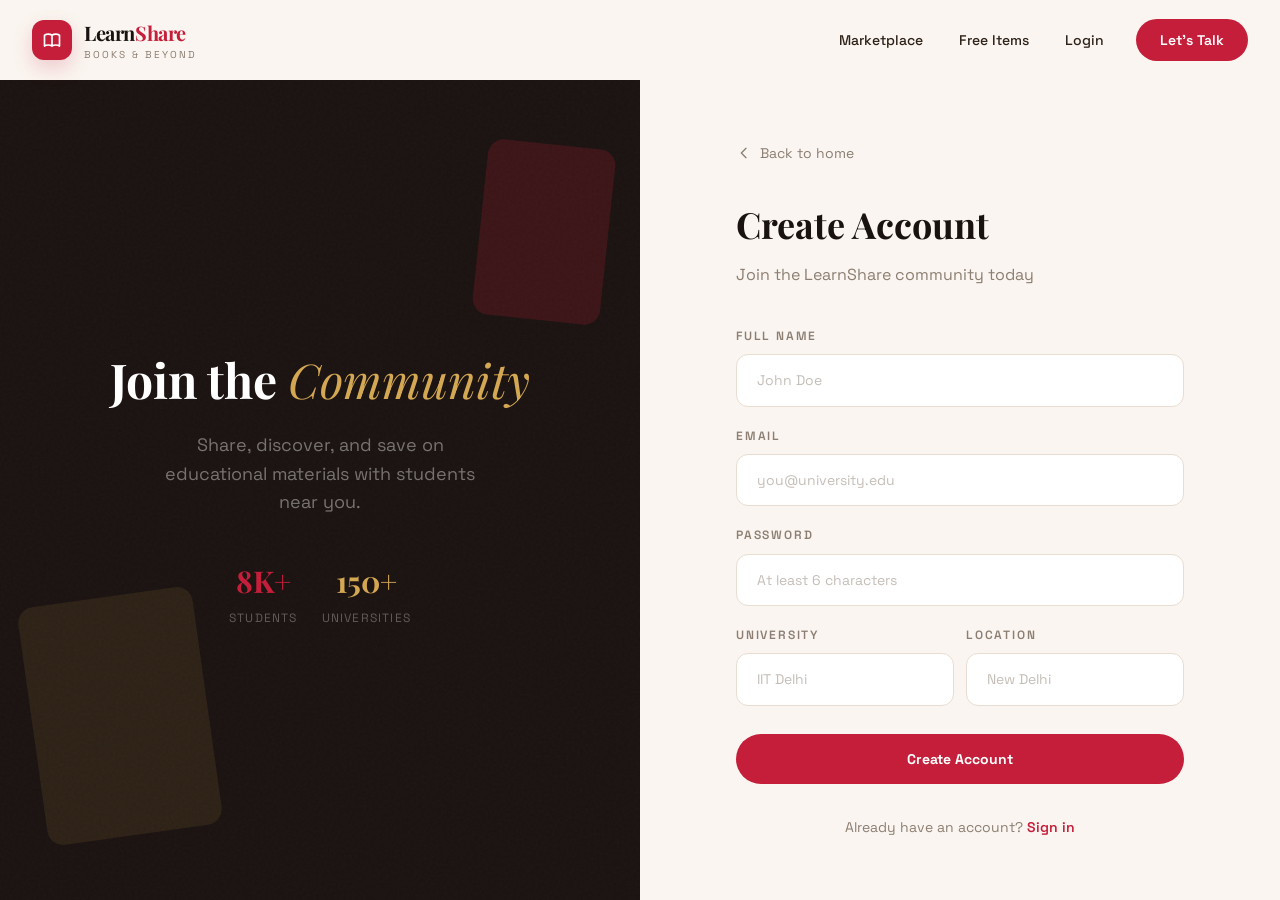
<file: docs/register.html>
<!DOCTYPE html><html lang="en"><head><meta charset="UTF-8"><meta name="viewport" content="width=device-width, initial-scale=1.0"><title>Create Account — LearnShare</title><link rel="stylesheet" href="css/style.css"></head><body>
<nav class="navbar scrolled"><div class="container"><div class="navbar-inner"><a href="index.html" class="navbar-logo"><div class="logo-icon"><svg width="20" height="20" fill="none" stroke="white" viewBox="0 0 24 24"><path stroke-linecap="round" stroke-linejoin="round" stroke-width="2" d="M12 6.253v13m0-13C10.832 5.477 9.246 5 7.5 5S4.168 5.477 3 6.253v13C4.168 18.477 5.754 18 7.5 18s3.332.477 4.5 1.253m0-13C13.168 5.477 14.754 5 16.5 5c1.747 0 3.332.477 4.5 1.253v13C19.832 18.477 18.247 18 16.5 18c-1.746 0-3.332.477-4.5 1.253"/></svg></div><div><span class="logo-text font-display">Learn<span>Share</span></span><span class="logo-sub font-body">Books &amp; Beyond</span></div></a><div class="nav-links"><a href="listings.html" class="nav-link font-body">Marketplace</a><a href="donate.html" class="nav-link font-body">Free Items</a><a href="login.html" class="nav-link font-body">Login</a><a href="register.html" class="nav-cta font-body">Let's Talk</a></div><button class="mobile-toggle" aria-label="Toggle menu"><svg width="24" height="24" fill="none" stroke="currentColor" viewBox="0 0 24 24"><path stroke-linecap="round" stroke-linejoin="round" stroke-width="2" d="M4 6h16M4 12h16M4 18h16"/></svg></button></div><div class="mobile-menu font-body"><a href="listings.html">Marketplace</a><a href="donate.html">Free Items</a><a href="login.html">Login</a><a href="register.html" class="mobile-cta">Sign Up</a></div></div></nav>
<div class="auth-page pt-nav"><div class="auth-decor dark"><div class="noise-bg"></div><div class="decor-shape" style="top:4rem;right:2rem;width:8rem;height:11rem;background:rgba(196,30,58,.2);transform:rotate(6deg);border-radius:16px"></div><div class="decor-shape" style="bottom:4rem;left:2rem;width:11rem;height:15rem;background:rgba(212,168,83,.1);transform:rotate(-8deg);border-radius:16px"></div><div class="auth-decor-content"><h2 class="font-display">Join the <em class="gold">Community</em></h2><p class="font-body" style="color:rgba(255,255,255,.4);max-width:20rem;margin:0 auto">Share, discover, and save on educational materials with students near you.</p><div class="auth-decor-stats"><div class="text-center"><div class="stat-val crimson font-display">8K+</div><div class="stat-lbl font-body">Students</div></div><div class="text-center"><div class="stat-val gold font-display">150+</div><div class="stat-lbl font-body">Universities</div></div></div></div></div>
<div class="auth-form-side"><div class="auth-form-wrapper"><div><a href="index.html" class="auth-back font-body"><svg width="16" height="16" fill="none" stroke="currentColor" viewBox="0 0 24 24"><path stroke-linecap="round" stroke-linejoin="round" stroke-width="2" d="M15 19l-7-7 7-7"/></svg> Back to home</a><h1 class="auth-title font-display">Create Account</h1><p class="auth-subtitle font-body">Join the LearnShare community today</p></div>
<form id="register-form" class="auth-form"><div class="form-group"><label class="font-body">Full Name</label><input type="text" class="form-input font-body" placeholder="John Doe" required></div><div class="form-group"><label class="font-body">Email</label><input type="email" class="form-input font-body" placeholder="you@university.edu" required></div><div class="form-group"><label class="font-body">Password</label><input type="password" class="form-input font-body" placeholder="At least 6 characters" required minlength="6"></div><div class="form-row"><div class="form-group"><label class="font-body">University</label><input type="text" class="form-input font-body" placeholder="IIT Delhi"></div><div class="form-group"><label class="font-body">Location</label><input type="text" class="form-input font-body" placeholder="New Delhi"></div></div><button type="submit" class="btn-submit font-body">Create Account</button></form>
<div class="auth-switch font-body">Already have an account? <a href="login.html">Sign in</a></div></div></div></div>
<script src="js/app.js"></script></body></html>
</file>
<file: docs/css/style.css>
@import url('https://fonts.googleapis.com/css2?family=Playfair+Display:ital,wght@0,400;0,500;0,600;0,700;0,800;0,900;1,400;1,500;1,600;1,700&family=Inter:wght@300;400;500;600;700;800&family=Space+Grotesk:wght@300;400;500;600;700&display=swap');
:root{--crimson:#c41e3a;--crimson-dark:#8b1425;--crimson-deep:#6a0f1d;--cream:#faf5f0;--cream-dark:#f0e6d9;--warm-white:#fffdf9;--warm-gray:#8c7e72;--charcoal:#1a1210;--espresso:#2d2118;--gold:#d4a853;--gold-light:#e8c97a;--border:#e8ddd0}
*,*::before,*::after{box-sizing:border-box;margin:0;padding:0}
html{scroll-behavior:smooth;scrollbar-width:thin;scrollbar-color:var(--crimson) transparent}
body{background:var(--cream);color:var(--charcoal);font-family:'Inter',system-ui,-apple-system,sans-serif;overflow-x:hidden;line-height:1.6;-webkit-font-smoothing:antialiased}
img{max-width:100%;display:block}a{text-decoration:none;color:inherit;transition:all .3s cubic-bezier(.25,.1,.25,1)}
button{cursor:pointer;border:none;background:none;font:inherit;transition:all .3s cubic-bezier(.25,.1,.25,1)}
ul,ol{list-style:none}input,select,textarea{font:inherit}
::selection{background:var(--crimson);color:#fff}
::-webkit-scrollbar{width:6px}::-webkit-scrollbar-track{background:transparent}::-webkit-scrollbar-thumb{background:var(--crimson);border-radius:3px}
.font-display{font-family:'Playfair Display',Georgia,serif}.font-body{font-family:'Space Grotesk','Inter',sans-serif}
.container{max-width:1280px;margin:0 auto;padding:0 1.5rem}@media(min-width:1024px){.container{padding:0 2rem}}

/* Navbar */
.navbar{position:fixed;top:0;left:0;right:0;z-index:50;transition:all .5s ease}
.navbar.scrolled{background:rgba(250,245,240,.95);backdrop-filter:blur(20px);box-shadow:0 10px 30px rgba(0,0,0,.05)}
.navbar.navbar-light-text:not(.scrolled) .nav-link,.navbar.navbar-light-text:not(.scrolled) .logo-text,.navbar.navbar-light-text:not(.scrolled) .mobile-toggle{color:#fff}
.navbar.navbar-light-text:not(.scrolled) .logo-sub{color:rgba(255,255,255,.6)}
.navbar.navbar-light-text:not(.scrolled) .nav-cta{background:#fff;color:var(--crimson)}
.navbar-inner{display:flex;align-items:center;justify-content:space-between;height:80px}
.navbar-logo{display:flex;align-items:center;gap:.75rem}
.navbar-logo .logo-icon{width:40px;height:40px;border-radius:12px;background:var(--crimson);display:flex;align-items:center;justify-content:center;box-shadow:0 8px 20px rgba(196,30,58,.2);transition:all .3s}
.navbar-logo:hover .logo-icon{box-shadow:0 8px 20px rgba(196,30,58,.4);transform:scale(1.05)}
.navbar-logo .logo-text{font-size:1.25rem;font-weight:700;color:var(--charcoal);letter-spacing:-.02em}
.navbar-logo .logo-text span{color:var(--crimson)}
.navbar-logo .logo-sub{display:block;font-size:10px;color:var(--warm-gray);letter-spacing:.2em;text-transform:uppercase;margin-top:-2px}
.nav-links{display:flex;align-items:center;gap:4px}
.nav-link{padding:.5rem 1rem;font-size:.875rem;font-weight:500;color:var(--espresso);border-radius:8px;transition:all .3s}
.nav-link:hover{color:var(--crimson);background:rgba(196,30,58,.05)}
.nav-cta{margin-left:12px;padding:.625rem 1.5rem;font-size:.875rem;font-weight:600;color:#fff;background:var(--crimson);border-radius:9999px;transition:all .3s}
.nav-cta:hover{background:var(--crimson-dark);box-shadow:0 12px 24px rgba(196,30,58,.2);transform:translateY(-2px)}
.mobile-toggle{display:none;padding:8px;color:var(--espresso);border-radius:8px}
.mobile-menu{display:none;padding-bottom:1.5rem;border-top:1px solid rgba(196,30,58,.1);margin-top:8px;padding-top:1rem;background:rgba(250,245,240,.95);backdrop-filter:blur(20px);border-radius:0 0 16px 16px}
.mobile-menu.active{display:block}
.mobile-menu a{display:block;padding:.75rem 1rem;color:var(--espresso);font-weight:500;border-radius:12px;transition:all .3s}
.mobile-menu a:hover{color:var(--crimson);background:rgba(196,30,58,.05)}
.mobile-menu .mobile-cta{display:block;margin:.5rem 1rem 0;padding:.75rem;text-align:center;color:#fff;background:var(--crimson);border-radius:9999px;font-weight:600}
@media(max-width:1023px){.nav-links{display:none}.mobile-toggle{display:block}}

/* Hero */
.hero{position:relative;min-height:92vh;display:flex;align-items:center;overflow:hidden;background:var(--crimson)}
.hero .noise-bg,.noise-bg{position:absolute;inset:0;pointer-events:none}
.noise-bg::before{content:'';position:absolute;inset:0;opacity:.03;background-image:url("data:image/svg+xml,%3Csvg viewBox='0 0 256 256' xmlns='http://www.w3.org/2000/svg'%3E%3Cfilter id='noise'%3E%3CfeTurbulence type='fractalNoise' baseFrequency='0.9' numOctaves='4' stitchTiles='stitch'/%3E%3C/filter%3E%3Crect width='100%25' height='100%25' filter='url(%23noise)'/%3E%3C/svg%3E");pointer-events:none}
.hero-content{position:relative;max-width:48rem}
.hero-subtitle{color:rgba(255,255,255,.7);font-size:.875rem;font-weight:500;letter-spacing:.2em;text-transform:uppercase;margin-bottom:2rem}
.hero-title span{display:block;font-weight:700;line-height:.95}
.hero-title .line1{color:#fff;font-size:clamp(3rem,8vw,6rem)}
.hero-title .line2{color:rgba(255,255,255,.9);font-size:clamp(3rem,8vw,6rem);margin-top:.5rem}
.hero-title .line3{color:rgba(255,255,255,.8);font-size:clamp(3rem,8vw,6rem);margin-top:.5rem}
.hero-title em{font-style:italic;font-weight:400}
.hero-desc{color:rgba(255,255,255,.6);font-size:1.125rem;max-width:36rem;line-height:1.7;margin-top:2rem}
.hero-actions{display:flex;flex-wrap:wrap;gap:1rem;margin-top:2.5rem}
.btn-primary{display:inline-flex;align-items:center;gap:.75rem;padding:1rem 2rem;background:#fff;color:var(--crimson);font-weight:700;border-radius:9999px;font-size:.875rem;transition:all .3s}
.btn-primary:hover{background:var(--cream);box-shadow:0 20px 40px rgba(0,0,0,.2);transform:translateY(-2px)}
.btn-primary svg{transition:transform .3s}.btn-primary:hover svg{transform:translateX(4px)}
.btn-outline{display:inline-flex;align-items:center;justify-content:center;padding:1rem 2rem;border:2px solid rgba(255,255,255,.3);color:#fff;font-weight:600;border-radius:9999px;font-size:.875rem;transition:all .3s}
.btn-outline:hover{background:rgba(255,255,255,.1);border-color:rgba(255,255,255,.6)}

/* Floating elements */
.hero-float{position:absolute;border-radius:16px;pointer-events:none}
.hero-float-1{top:5rem;left:5%;width:12rem;height:16rem;background:rgba(255,255,255,.1);transform:rotate(-8deg);animation:floatSlow 8s ease-in-out infinite}
.hero-float-2{bottom:5rem;right:8%;width:10rem;height:14rem;background:rgba(255,255,255,.05);transform:rotate(5deg);animation:float 6s ease-in-out infinite}
.hero-float-3{top:33%;right:15%;width:6rem;height:8rem;background:rgba(212,168,83,.2);transform:rotate(12deg);animation:floatSlow 8s ease-in-out infinite}
.float-card{position:absolute;background:rgba(255,255,255,.95);border-radius:12px;padding:.75rem;box-shadow:0 25px 50px rgba(0,0,0,.2);animation:slideInRotate .8s ease-out forwards;pointer-events:none}
.float-card-img{border-radius:8px;margin-bottom:.5rem;display:flex;align-items:center;justify-content:center}
.float-card-img.gold{background:linear-gradient(135deg,var(--gold),#b8912e);aspect-ratio:3/4}
.float-card-img.crimson{background:linear-gradient(135deg,var(--crimson),var(--crimson-dark));aspect-ratio:3/4}
.float-card-img.dark{background:linear-gradient(135deg,var(--espresso),var(--charcoal));aspect-ratio:3/4}
.float-card-img span{color:#fff;font-size:1.5rem}
.float-card-title{font-size:.75rem;font-weight:700;color:var(--charcoal);white-space:nowrap;overflow:hidden;text-overflow:ellipsis}
.float-card-price{font-size:10px;color:var(--warm-gray)}.float-card-price.free{color:var(--crimson);font-weight:700}
.float-card-1{top:7rem;left:3%;width:11rem;transform:rotate(-6deg);animation-delay:.3s}
.float-card-2{bottom:8rem;left:10%;width:9rem;transform:rotate(4deg);animation-delay:.6s}
.float-card-3{top:9rem;right:4%;width:10rem;transform:rotate(8deg);animation-delay:.9s}
@media(max-width:1279px){.float-card,.hero-float-3{display:none}}
@media(max-width:1023px){.hero-float{display:none}}

/* Marquee */
.marquee-section{background:var(--charcoal);padding:1rem 0;overflow:hidden}
.marquee-track{animation:marquee 30s linear infinite;white-space:nowrap}
.marquee-track span{color:rgba(255,255,255,.3);font-size:.875rem;letter-spacing:.3em;font-weight:500}

/* Stats */
.stats-section{padding:6rem 0}
.stats-grid{display:grid;grid-template-columns:repeat(2,1fr);gap:2rem}
@media(min-width:768px){.stats-grid{grid-template-columns:repeat(4,1fr);gap:3rem}}
.stat-item{text-align:center}.stat-item:hover .stat-value{transform:scale(1.05)}
.stat-value{font-size:clamp(2.5rem,5vw,3.75rem);font-weight:700;color:var(--crimson);transition:transform .3s}
.stat-value .gold{color:var(--gold)}
.stat-label{font-size:.875rem;color:var(--warm-gray);margin-top:.5rem;letter-spacing:.1em;text-transform:uppercase}

/* Categories */
.categories-section{background:#fff;padding:6rem 0}
.section-label{color:var(--crimson);font-size:.875rem;font-weight:600;letter-spacing:.2em;text-transform:uppercase;margin-bottom:1rem}
.section-title{font-size:clamp(2rem,4vw,3rem);font-weight:700;color:var(--charcoal);line-height:1.15}
.section-desc{color:var(--warm-gray);margin-top:1rem;line-height:1.7}
.section-header{max-width:36rem;margin-bottom:4rem}
.categories-grid{display:grid;gap:1.5rem}
@media(min-width:640px){.categories-grid{grid-template-columns:repeat(2,1fr)}}
@media(min-width:1024px){.categories-grid{grid-template-columns:repeat(3,1fr)}}
.category-card{position:relative;background:var(--cream);border-radius:16px;padding:2rem;overflow:hidden;transition:all .5s;cursor:pointer}
.category-card:hover{background:var(--crimson)}
.category-card .cat-top{display:flex;align-items:flex-start;justify-content:space-between;margin-bottom:1.5rem}
.category-card .cat-icon{font-size:3rem;transition:transform .5s}.category-card:hover .cat-icon{transform:scale(1.1)}
.category-card .cat-arrow{width:24px;height:24px;color:var(--crimson);opacity:0;transform:translateX(8px);transition:all .3s}
.category-card:hover .cat-arrow{opacity:1;transform:translateX(0);color:#fff}
.category-card .cat-name{font-size:1.25rem;font-weight:700;color:var(--charcoal);transition:color .3s}.category-card:hover .cat-name{color:#fff}
.category-card .cat-desc{font-size:.875rem;color:var(--warm-gray);margin-top:.5rem;transition:color .3s}.category-card:hover .cat-desc{color:rgba(255,255,255,.7)}
.category-card .cat-corner{position:absolute;bottom:-1.5rem;right:-1.5rem;width:6rem;height:6rem;border-radius:50%;background:rgba(196,30,58,.05);transition:all .5s}
.category-card:hover .cat-corner{background:rgba(255,255,255,.1)}

/* Trending */
.trending-section{padding:6rem 0}
.trending-header{display:flex;align-items:flex-end;justify-content:space-between;margin-bottom:3rem}
.trending-link{display:inline-flex;align-items:center;gap:.5rem;font-size:.875rem;color:var(--crimson);font-weight:600}
.trending-link:hover{color:var(--crimson-dark)}.trending-link:hover svg{transform:translateX(4px)}.trending-link svg{transition:transform .3s}
.listings-grid{display:grid;gap:1.5rem}
@media(min-width:640px){.listings-grid{grid-template-columns:repeat(2,1fr)}}
@media(min-width:1024px){.listings-grid{grid-template-columns:repeat(4,1fr)}}
@media(min-width:768px){.listings-grid.three-col{grid-template-columns:repeat(3,1fr)}}

/* Listing Card */
.listing-card{background:#fff;border-radius:16px;overflow:hidden;border:1px solid var(--border);transition:all .5s;display:block}
.listing-card:hover{border-color:rgba(196,30,58,.3);box-shadow:0 25px 50px rgba(196,30,58,.08);transform:translateY(-8px)}
.listing-card-img{position:relative;aspect-ratio:4/3;overflow:hidden;background:var(--cream-dark)}
.listing-card-img img{width:100%;height:100%;object-fit:cover;transition:transform .7s ease-out}
.listing-card:hover .listing-card-img img{transform:scale(1.1)}
.listing-card-img .overlay{position:absolute;inset:0;background:linear-gradient(to top,rgba(0,0,0,.2),transparent,transparent);opacity:0;transition:opacity .5s}
.listing-card:hover .listing-card-img .overlay{opacity:1}
.listing-card-img .placeholder-icon{width:100%;height:100%;display:flex;flex-direction:column;align-items:center;justify-content:center}
.listing-card-badges{position:absolute;top:.75rem;left:.75rem;display:flex;gap:.5rem;z-index:2}
.badge{padding:.25rem .75rem;font-size:.75rem;font-weight:700;border-radius:9999px;text-transform:uppercase;letter-spacing:.05em}
.badge-free{background:var(--crimson);color:#fff;box-shadow:0 8px 16px rgba(196,30,58,.3)}
.badge-condition{position:absolute;top:.75rem;right:.75rem;padding:.25rem .625rem;font-size:10px;font-weight:600;background:rgba(255,255,255,.9);color:var(--espresso);border-radius:9999px;backdrop-filter:blur(4px);text-transform:uppercase;letter-spacing:.05em;z-index:2}
.listing-card-body{padding:1.25rem}
.listing-card-title{font-size:.875rem;font-weight:600;color:var(--charcoal);display:-webkit-box;-webkit-line-clamp:2;line-clamp:2;-webkit-box-orient:vertical;overflow:hidden;line-height:1.4;transition:color .3s}
.listing-card:hover .listing-card-title{color:var(--crimson)}
.listing-card-meta{display:flex;align-items:center;justify-content:space-between;margin-top:.75rem;margin-bottom:1rem}
.listing-card-price{font-size:1.25rem;font-weight:700;color:var(--charcoal)}.listing-card-price.free{color:var(--crimson)}
.listing-card-cat{font-size:10px;color:var(--warm-gray);background:var(--cream);padding:.25rem .625rem;border-radius:9999px;text-transform:uppercase;letter-spacing:.05em;font-weight:500}
.listing-card-footer{display:flex;align-items:center;justify-content:space-between;padding-top:.75rem;border-top:1px solid var(--cream-dark)}
.listing-card-seller{display:flex;align-items:center;gap:.5rem}
.seller-avatar{width:28px;height:28px;border-radius:50%;background:var(--crimson);display:flex;align-items:center;justify-content:center;font-size:10px;color:#fff;font-weight:700}
.seller-name{font-size:.75rem;color:var(--warm-gray);max-width:90px;overflow:hidden;text-overflow:ellipsis;white-space:nowrap}
.listing-card-location{font-size:11px;color:var(--warm-gray);display:flex;align-items:center;gap:4px}
.listing-card-location svg{width:12px;height:12px}

/* Empty state */
.empty-state{text-align:center;padding:5rem 2rem;background:#fff;border-radius:24px;border:1px solid var(--border)}
.empty-state .emoji{font-size:4rem;margin-bottom:1.5rem}
.empty-state h3{font-size:1.5rem;font-weight:700;color:var(--charcoal);margin-bottom:.75rem}
.empty-state p{color:var(--warm-gray);margin-bottom:2rem;max-width:28rem;margin-left:auto;margin-right:auto}
.btn-crimson{display:inline-flex;align-items:center;gap:.5rem;padding:.875rem 2rem;background:var(--crimson);color:#fff;font-weight:600;border-radius:9999px;font-size:.875rem;transition:all .3s}
.btn-crimson:hover{background:var(--crimson-dark);box-shadow:0 16px 32px rgba(196,30,58,.2)}

/* Mission */
.mission-section{position:relative;overflow:hidden;background:var(--charcoal);padding:6rem 0}
.mission-section .gradient-overlay{position:absolute;top:0;left:0;width:50%;height:100%;background:linear-gradient(to right,rgba(196,30,58,.1),transparent)}
.mission-grid{display:grid;gap:4rem;align-items:center;position:relative}
@media(min-width:1024px){.mission-grid{grid-template-columns:1fr 1fr}}
.mission-label{color:var(--gold);font-size:.875rem;font-weight:600;letter-spacing:.2em;text-transform:uppercase;margin-bottom:1.5rem}
.mission-title{font-size:clamp(2rem,4vw,3.5rem);font-weight:700;color:#fff;line-height:1.15;margin-bottom:1.5rem}
.mission-title em{font-style:italic;color:var(--gold)}
.mission-desc{color:rgba(255,255,255,.5);font-size:1.125rem;line-height:1.7;margin-bottom:2rem}
.mission-cards{display:grid;grid-template-columns:1fr 1fr;gap:1rem}
.mission-card{background:rgba(255,255,255,.05);border:1px solid rgba(255,255,255,.1);border-radius:16px;padding:1.5rem;transition:background .3s}
.mission-card:hover{background:rgba(255,255,255,.1)}
.mission-card:nth-child(2){margin-top:2rem}.mission-card:nth-child(3){margin-top:-1rem}.mission-card:nth-child(4){margin-top:1rem}
.mission-card .emoji{font-size:1.875rem;margin-bottom:.75rem}
.mission-card h4{font-weight:700;color:#fff;font-size:1.125rem;margin-bottom:.5rem}
.mission-card p{color:rgba(255,255,255,.4);font-size:.875rem}

/* Footer */
.footer{background:var(--cream);border-top:1px solid var(--border)}
.footer-inner{padding:4rem 0}
.footer-grid{display:grid;gap:3rem;margin-bottom:3rem}
@media(min-width:768px){.footer-grid{grid-template-columns:2fr 1fr 1fr}}
.footer-brand p{font-size:.875rem;color:var(--warm-gray);line-height:1.7;max-width:24rem}
.footer-col h4{font-weight:700;color:var(--charcoal);margin-bottom:1rem}
.footer-col ul{display:flex;flex-direction:column;gap:.625rem}
.footer-col a{font-size:.875rem;color:var(--warm-gray);transition:color .3s}.footer-col a:hover{color:var(--crimson)}
.footer-bottom{padding-top:2rem;border-top:1px solid var(--border);display:flex;align-items:center;justify-content:space-between;flex-wrap:wrap;gap:1rem}
.footer-bottom p{font-size:.75rem;color:var(--warm-gray)}
.footer-socials{display:flex;gap:1rem}
.footer-social{width:32px;height:32px;border-radius:50%;background:var(--charcoal);display:flex;align-items:center;justify-content:center;color:#fff;font-size:.75rem;transition:background .3s}
.footer-social:hover{background:var(--crimson)}

/* Auth Pages */
.auth-page{min-height:100vh;display:flex}
.auth-decor{display:none;width:50%;position:relative;overflow:hidden;align-items:center;justify-content:center}
@media(min-width:1024px){.auth-decor{display:flex}}
.auth-decor.crimson{background:var(--crimson)}.auth-decor.dark{background:var(--charcoal)}
.auth-decor-content{position:relative;text-align:center;padding:0 3rem}
.auth-decor h2{font-size:3rem;font-weight:700;color:#fff;line-height:1.15;margin-bottom:1.5rem}
.auth-decor h2 em{font-style:italic;font-weight:400}.auth-decor h2 em.gold{color:var(--gold)}
.auth-decor p{color:rgba(255,255,255,.6);font-size:1.125rem}
.auth-decor .decor-shape{position:absolute;border-radius:16px}
.auth-form-side{flex:1;display:flex;align-items:center;justify-content:center;padding:3rem 1.5rem;background:var(--cream)}
.auth-form-wrapper{width:100%;max-width:28rem}
.auth-back{display:inline-flex;align-items:center;gap:.5rem;color:var(--warm-gray);font-size:.875rem;margin-bottom:2rem;transition:color .3s}
.auth-back:hover{color:var(--crimson)}
.auth-title{font-size:2.25rem;font-weight:700;color:var(--charcoal)}
.auth-subtitle{color:var(--warm-gray);margin-top:.5rem}
.auth-form{margin-top:2.5rem;display:flex;flex-direction:column;gap:1.25rem}
.form-group label{display:block;font-size:.75rem;font-weight:600;color:var(--warm-gray);text-transform:uppercase;letter-spacing:.15em;margin-bottom:.5rem}
.form-input{width:100%;background:#fff;border:1px solid var(--border);border-radius:12px;padding:.875rem 1.25rem;font-size:.875rem;color:var(--charcoal);transition:all .3s;outline:none}
.form-input::placeholder{color:rgba(140,126,114,.5)}
.form-input:focus{border-color:var(--crimson);box-shadow:0 0 0 3px rgba(196,30,58,.1)}
.form-row{display:grid;grid-template-columns:1fr 1fr;gap:.75rem}
.btn-submit{width:100%;padding:.875rem;background:var(--crimson);color:#fff;font-weight:700;border-radius:9999px;font-size:.875rem;transition:all .3s;border:none;cursor:pointer;margin-top:.5rem}
.btn-submit:hover{background:var(--crimson-dark);box-shadow:0 16px 32px rgba(196,30,58,.2)}
.auth-switch{margin-top:2rem;text-align:center;font-size:.875rem;color:var(--warm-gray)}
.auth-switch a{color:var(--crimson);font-weight:600}.auth-switch a:hover{color:var(--crimson-dark)}
.auth-decor-stats{display:flex;justify-content:center;gap:1.5rem;margin-top:2.5rem}
.auth-decor-stats .stat-val{font-size:1.875rem;font-weight:700}
.auth-decor-stats .stat-val.crimson{color:var(--crimson)}.auth-decor-stats .stat-val.gold{color:var(--gold)}
.auth-decor-stats .stat-lbl{font-size:.75rem;color:rgba(255,255,255,.3);text-transform:uppercase;letter-spacing:.1em;margin-top:.25rem}

/* Page Headers */
.page-header{position:relative;overflow:hidden}
.page-header.crimson{background:var(--crimson)}.page-header.dark{background:var(--charcoal)}
.page-header .container{position:relative;padding-top:4rem;padding-bottom:4rem}
.page-header.tall .container{padding-top:5rem;padding-bottom:5rem;text-align:center}
.page-header-label{font-size:.875rem;font-weight:500;letter-spacing:.2em;text-transform:uppercase;margin-bottom:.75rem}
.page-header.crimson .page-header-label{color:rgba(255,255,255,.6)}
.page-header.dark .page-header-label{color:var(--gold)}
.page-header h1{font-size:clamp(2rem,4vw,3.5rem);font-weight:700;color:#fff}
.page-header h1 em{font-style:italic;color:var(--gold)}
.page-header p{color:rgba(255,255,255,.5);margin-top:.5rem}
.page-header.dark .gradient-accent{position:absolute;top:0;right:0;width:33%;height:100%;background:linear-gradient(to left,rgba(196,30,58,.2),transparent)}

/* Marketplace */
.marketplace-body{padding:2.5rem 0}.marketplace-layout{display:flex;gap:2rem}
.filter-sidebar{display:none;width:18rem;flex-shrink:0}
@media(min-width:768px){.filter-sidebar{display:block}}
.filter-panel{position:sticky;top:6rem;background:#fff;border:1px solid var(--border);border-radius:16px;padding:1.5rem}
.filter-panel h3{font-size:1.125rem;font-weight:700;color:var(--charcoal);margin-bottom:1.5rem}
.filter-group{margin-bottom:1.75rem}
.filter-label{display:block;font-size:.75rem;font-weight:700;color:var(--warm-gray);text-transform:uppercase;letter-spacing:.15em;margin-bottom:.625rem}
.filter-tags{display:flex;flex-wrap:wrap;gap:.5rem}
.filter-tag{padding:.5rem .875rem;font-size:.75rem;border-radius:9999px;border:1px solid var(--border);font-weight:600;color:var(--warm-gray);background:#fff;transition:all .3s;cursor:pointer}
.filter-tag:hover{border-color:var(--crimson);color:var(--crimson)}
.filter-tag.active{background:var(--crimson);border-color:var(--crimson);color:#fff;box-shadow:0 4px 12px rgba(196,30,58,.2)}
.filter-input{width:100%;background:#fff;border:1px solid var(--border);border-radius:12px;padding:.75rem 1rem;font-size:.875rem;color:var(--charcoal);outline:none;transition:all .3s}
.filter-input:focus{border-color:var(--crimson);box-shadow:0 0 0 3px rgba(196,30,58,.1)}
.filter-price-row{display:flex;gap:.75rem}.filter-price-row .filter-input{width:50%;padding:.625rem 1rem}
.filter-toggle{width:100%;display:flex;align-items:center;justify-content:space-between;padding:1rem 1.25rem;border-radius:12px;border:2px solid var(--border);color:var(--warm-gray);background:#fff;transition:all .3s;cursor:pointer}
.filter-toggle.active{background:rgba(196,30,58,.05);border-color:rgba(196,30,58,.3);color:var(--crimson)}
.filter-toggle .toggle-label{font-size:.875rem;font-weight:600}
.toggle-switch{width:40px;height:24px;border-radius:9999px;background:var(--border);position:relative;transition:background .3s}
.filter-toggle.active .toggle-switch{background:var(--crimson)}
.toggle-switch::after{content:'';position:absolute;top:4px;left:4px;width:16px;height:16px;border-radius:50%;background:#fff;box-shadow:0 1px 3px rgba(0,0,0,.2);transition:transform .3s}
.filter-toggle.active .toggle-switch::after{transform:translateX(16px)}
.filter-clear{width:100%;padding:.75rem;font-size:.875rem;color:var(--warm-gray);border:1px solid var(--border);border-radius:12px;font-weight:500;transition:all .3s;cursor:pointer;text-align:center;background:#fff}
.filter-clear:hover{color:var(--crimson);border-color:rgba(196,30,58,.3)}
.filter-select{width:100%;background:#fff;border:1px solid var(--border);border-radius:12px;padding:.75rem 1rem;font-size:.875rem;color:var(--charcoal);outline:none;transition:all .3s}
.filter-select:focus{border-color:var(--crimson)}
.filter-fab{display:none;position:fixed;bottom:1.5rem;right:1.5rem;z-index:40;width:56px;height:56px;background:var(--crimson);border-radius:50%;box-shadow:0 12px 24px rgba(196,30,58,.3);align-items:center;justify-content:center;color:#fff;transition:all .3s}
.filter-fab:hover{background:var(--crimson-dark)}
@media(max-width:767px){.filter-fab{display:flex}}
.marketplace-main{flex:1;min-width:0}

/* Donate */
.donate-stats{display:grid;grid-template-columns:repeat(3,1fr);gap:1.5rem;margin-bottom:3rem}
@media(max-width:639px){.donate-stats{grid-template-columns:1fr}}
.donate-stat{background:#fff;border-radius:16px;padding:1.5rem;text-align:center;border:1px solid var(--border)}
.donate-stat .val{font-size:2.5rem;font-weight:700}.donate-stat .val.crimson{color:var(--crimson)}.donate-stat .val.gold{color:var(--gold)}
.donate-stat .lbl{font-size:.875rem;color:var(--warm-gray);text-transform:uppercase;letter-spacing:.1em;margin-top:.25rem}

/* Animations */
@keyframes fadeInUp{from{opacity:0;transform:translateY(30px)}to{opacity:1;transform:translateY(0)}}
@keyframes float{0%,100%{transform:translateY(0) rotate(0deg)}33%{transform:translateY(-10px) rotate(1deg)}66%{transform:translateY(-5px) rotate(-1deg)}}
@keyframes floatSlow{0%,100%{transform:translateY(0) rotate(-3deg)}50%{transform:translateY(-15px) rotate(3deg)}}
@keyframes slideInRotate{from{opacity:0;transform:translateY(20px) rotate(-5deg)}to{opacity:1;transform:translateY(0) rotate(-3deg)}}
@keyframes marquee{0%{transform:translateX(0)}100%{transform:translateX(-50%)}}
@keyframes shimmer{0%{background-position:-200% 0}100%{background-position:200% 0}}
.anim-fadeInUp{animation:fadeInUp .7s ease-out forwards}
.anim-delay-1{animation-delay:.1s;opacity:0}.anim-delay-2{animation-delay:.2s;opacity:0}.anim-delay-3{animation-delay:.3s;opacity:0}.anim-delay-4{animation-delay:.4s;opacity:0}.anim-delay-5{animation-delay:.5s;opacity:0}

/* Toast */
.toast-notification{position:fixed;bottom:2rem;right:2rem;z-index:9999;display:flex;align-items:center;gap:.75rem;background:var(--charcoal);color:#fff;padding:1rem 1.5rem;border-radius:16px;font-size:.875rem;font-family:'Space Grotesk',sans-serif;box-shadow:0 20px 40px rgba(0,0,0,.3);transform:translateY(120%);opacity:0;transition:all .4s cubic-bezier(.25,.1,.25,1);max-width:400px}
.toast-notification.show{transform:translateY(0);opacity:1}
.toast-icon{width:28px;height:28px;border-radius:50%;background:var(--crimson);color:#fff;display:flex;align-items:center;justify-content:center;font-size:.75rem;font-weight:700;flex-shrink:0}
.nav-user{width:36px;height:36px;border-radius:50%;background:var(--crimson);color:#fff;display:flex;align-items:center;justify-content:center;font-size:.875rem;font-weight:700;margin-left:8px;box-shadow:0 4px 12px rgba(196,30,58,.3)}

/* Utility */
.pt-nav{padding-top:80px}.text-center{text-align:center}.hidden{display:none!important}
@media(max-width:767px){.hidden-mobile{display:none!important}}
@media(min-width:768px){.hidden-desktop{display:none!important}}
</file>
